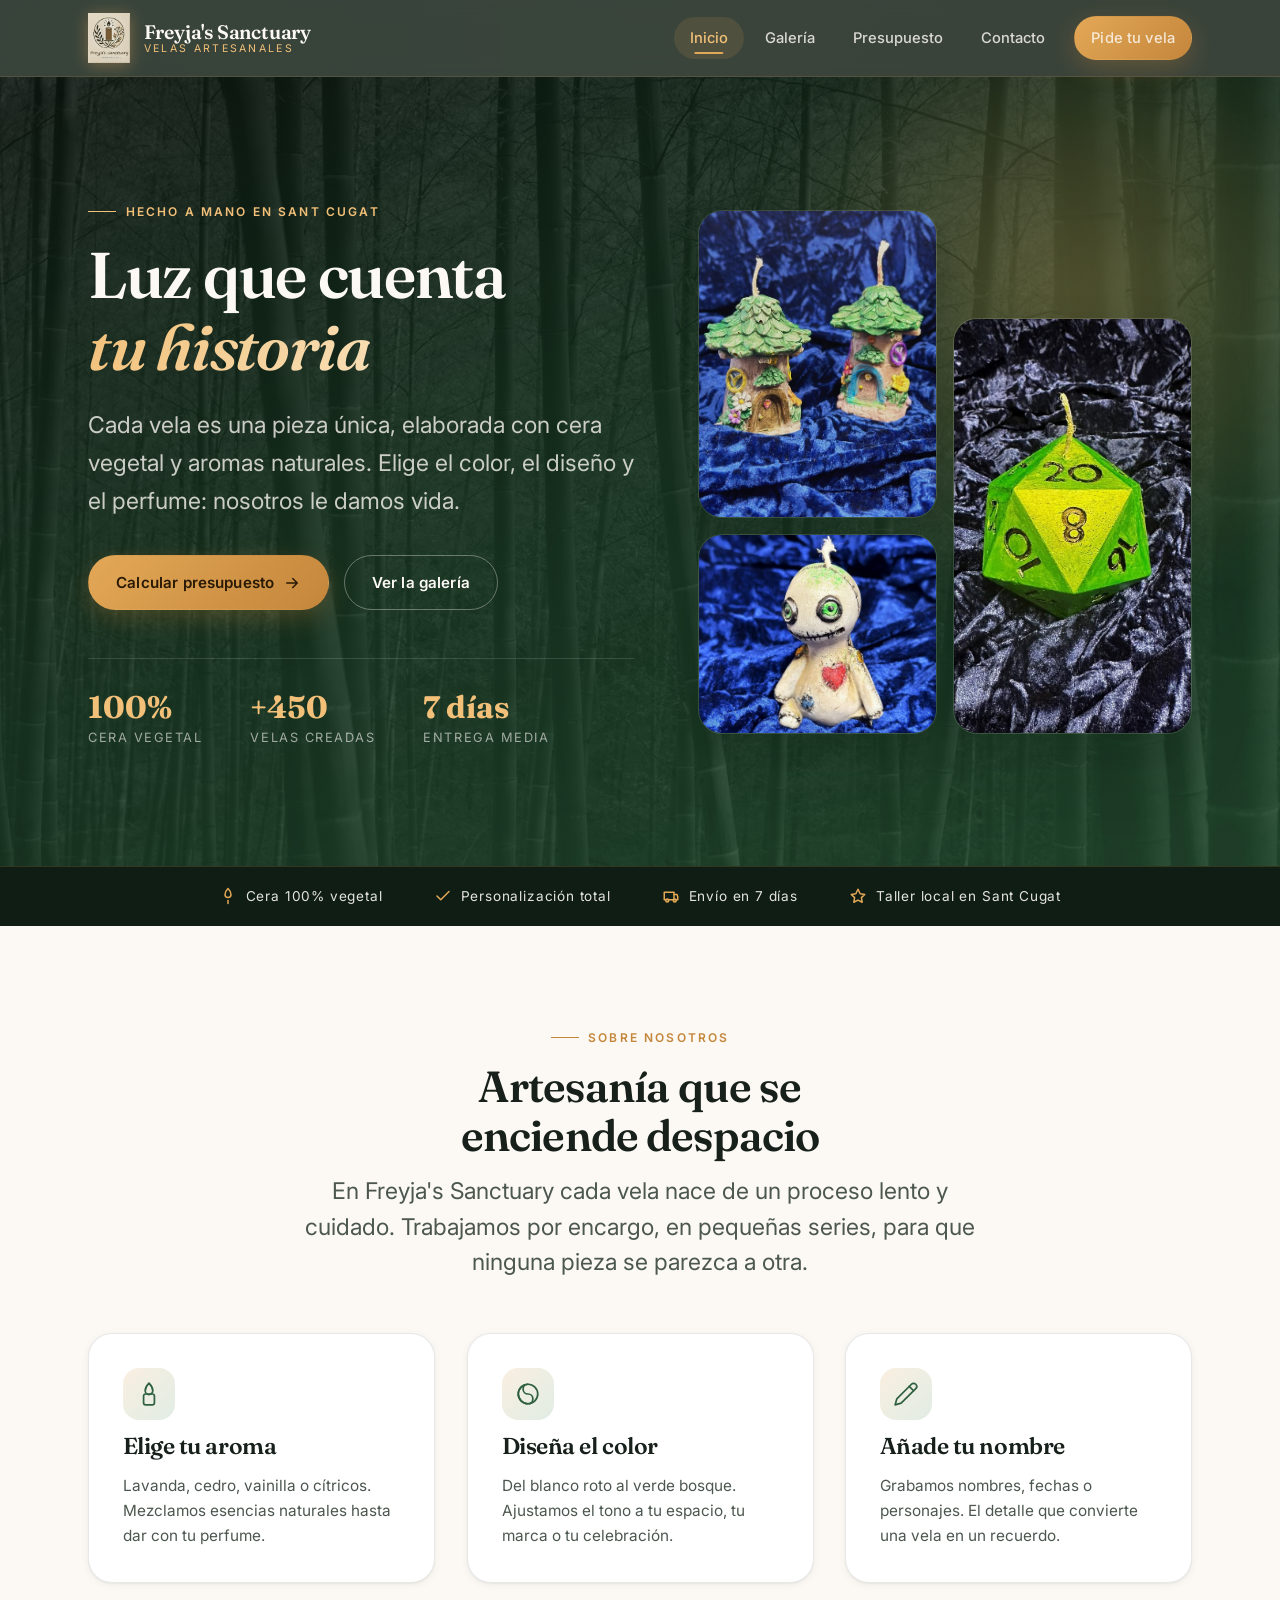
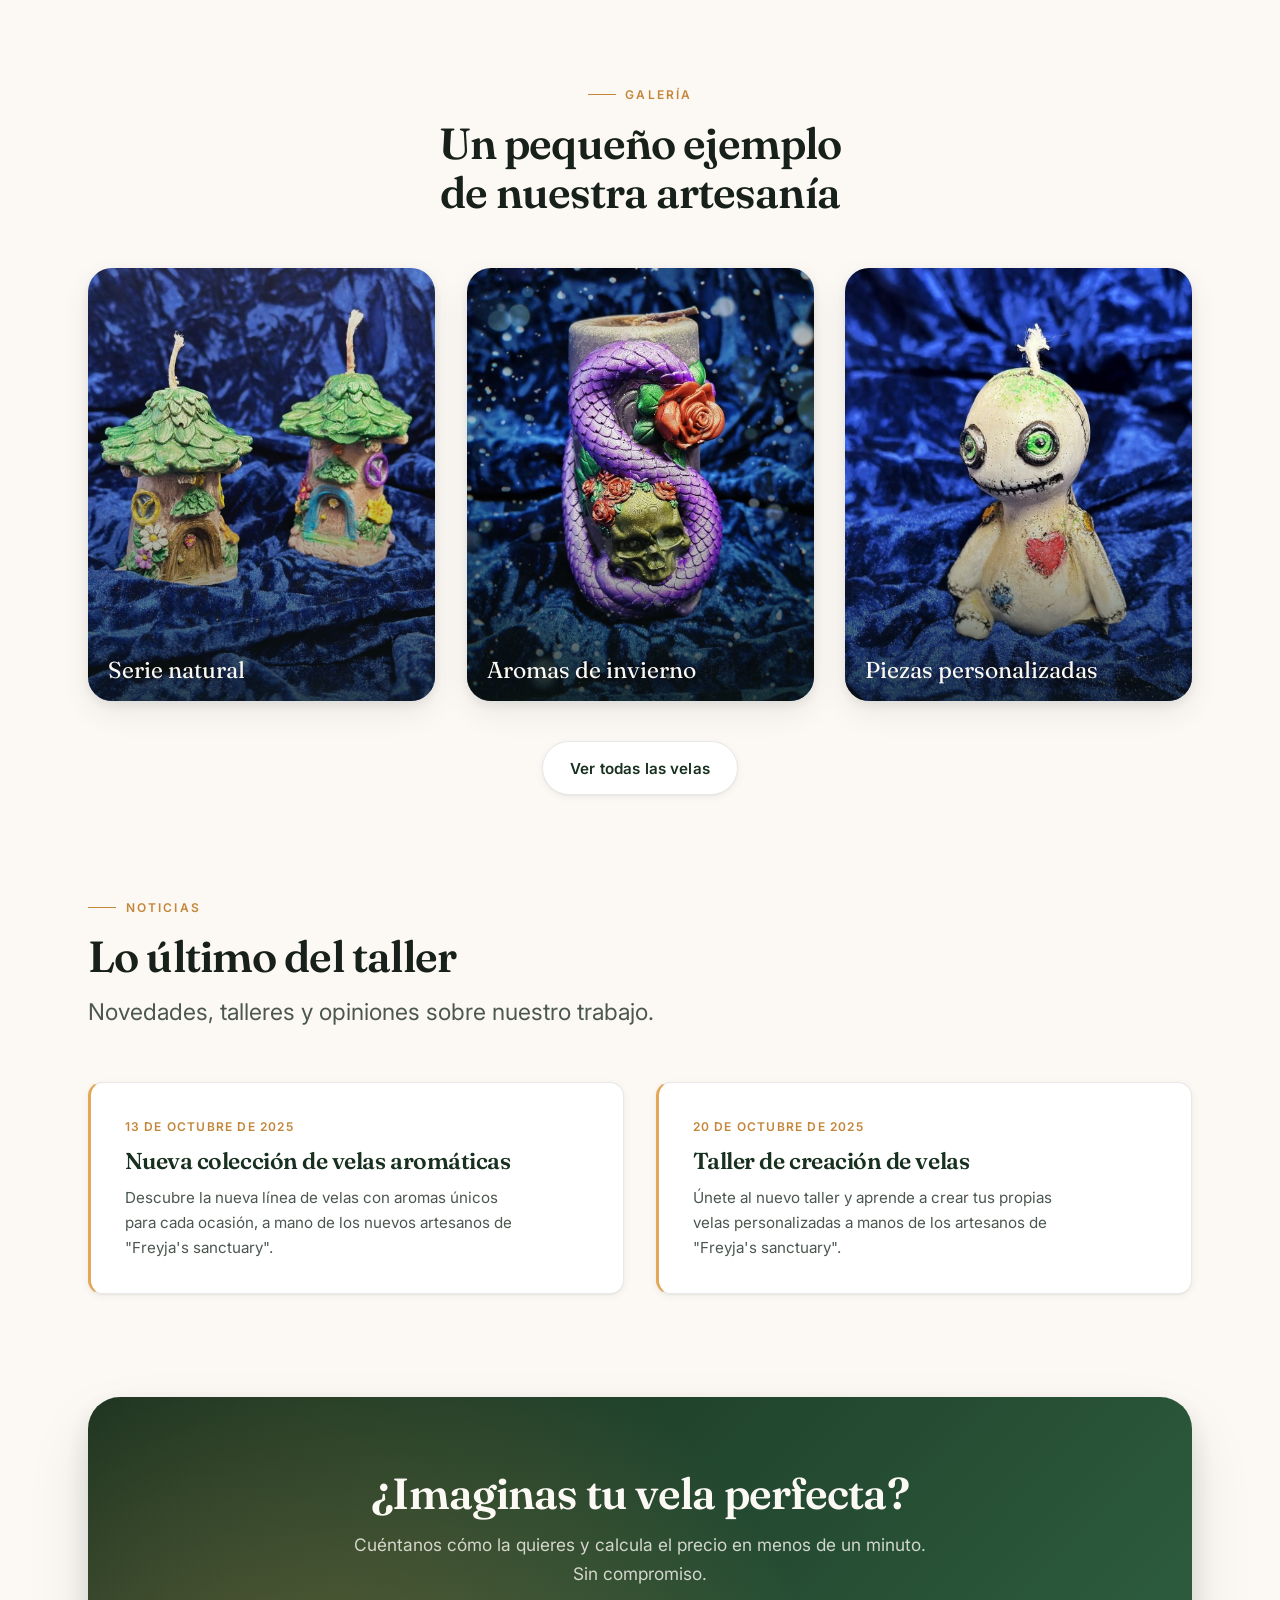
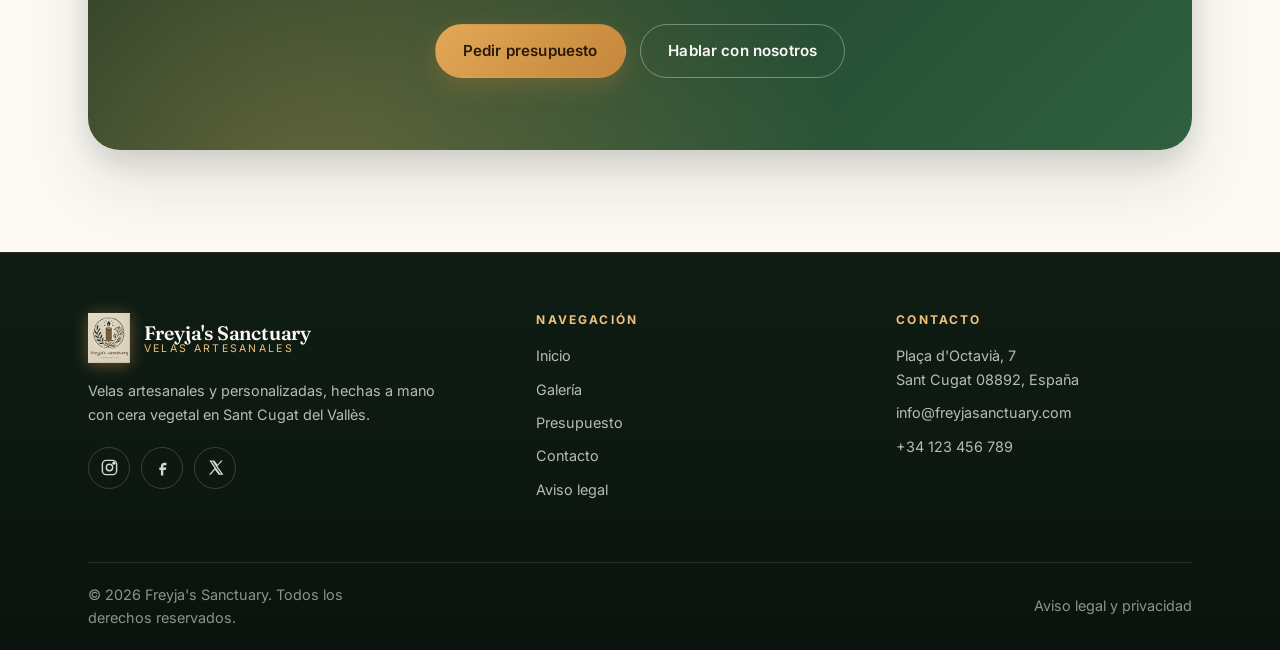
<file: index.html>
<!DOCTYPE html>
<html lang="es">
<head>
    <meta charset="UTF-8">
    <meta name="viewport" content="width=device-width, initial-scale=1.0">
    <meta name="description" content="Velas artesanales y personalizadas hechas a mano en Sant Cugat. Elige aroma, color, diseño y personaje.">
    <link rel="icon" href="imagenes/logo.png">
    <link rel="preconnect" href="https://fonts.googleapis.com">
    <link rel="preconnect" href="https://fonts.gstatic.com" crossorigin>
    <link rel="stylesheet" href="https://fonts.googleapis.com/css2?family=Fraunces:ital,opsz,wght@0,9..144,400..700;1,9..144,400..700&family=Inter:wght@300;400;500;600;700&display=swap">
    <link rel="stylesheet" href="css/estilos.css">
    <script src="js/script.js" defer></script>
    <script src="js/ui.js" defer></script>
    <title>Freyja's Sanctuary — Velas artesanales y personalizadas</title>
</head>
<body>

    <header class="cabecera">
        <div class="envoltorio cabecera-inner">
            <a class="marca" href="index.html">
                <img src="imagenes/logo.png" alt="Logo de Freyja's Sanctuary" width="84" height="100">
                <span class="marca-texto">
                    <span class="marca-nombre">Freyja's Sanctuary</span>
                    <span class="marca-lema">Velas artesanales</span>
                </span>
            </a>

            <button class="nav-toggle" type="button" aria-label="Abrir menú" aria-expanded="false" aria-controls="navPrincipal">
                <span></span><span></span><span></span>
            </button>

            <nav class="nav-principal" id="navPrincipal" aria-label="Navegación principal">
                <a class="selec" href="index.html">Inicio</a>
                <a href="views/galeria.html">Galería</a>
                <a href="views/presupuesto.html">Presupuesto</a>
                <a href="views/contacto.html">Contacto</a>
                <a class="boton boton--primario boton--pequeno nav-cta" href="views/presupuesto.html">Pide tu vela</a>
            </nav>
        </div>
    </header>

    <main class="contenido-principal">

        <!-- ---------------- HERO ---------------- -->
        <section class="hero">
            <div class="envoltorio hero-inner">
                <div class="hero-texto revelar">
                    <span class="antetitulo">Hecho a mano en Sant Cugat</span>
                    <h1>Luz que cuenta <span class="destacado">tu historia</span></h1>
                    <p>
                        Cada vela es una pieza única, elaborada con cera vegetal y aromas naturales.
                        Elige el color, el diseño y el perfume: nosotros le damos vida.
                    </p>

                    <div class="hero-acciones">
                        <a class="boton boton--primario" href="views/presupuesto.html">
                            Calcular presupuesto
                            <svg viewBox="0 0 24 24" fill="none" stroke="currentColor" stroke-width="2" stroke-linecap="round" stroke-linejoin="round" aria-hidden="true"><path d="M5 12h14M13 6l6 6-6 6"/></svg>
                        </a>
                        <a class="boton boton--fantasma" href="views/galeria.html">Ver la galería</a>
                    </div>

                    <div class="hero-datos">
                        <div class="hero-dato">
                            <strong>100%</strong>
                            <span>Cera vegetal</span>
                        </div>
                        <div class="hero-dato">
                            <strong>+450</strong>
                            <span>Velas creadas</span>
                        </div>
                        <div class="hero-dato">
                            <strong>7 días</strong>
                            <span>Entrega media</span>
                        </div>
                    </div>
                </div>

                <div class="hero-collage revelar" data-retraso="150">
                    <figure><img src="imagenes/vela1.jpeg" alt="Vela artesanal con acabado natural" width="1334" height="1080" loading="eager"></figure>
                    <figure><img src="imagenes/vela4.jpg" alt="Vela personalizada con diseño propio" width="1047" height="1080" loading="lazy"></figure>
                    <figure><img src="imagenes/vela3.jpg" alt="Detalle de vela aromática" width="1203" height="1080" loading="lazy"></figure>
                </div>
            </div>
        </section>

        <!-- ---------------- CINTA ---------------- -->
        <div class="cinta">
            <div class="envoltorio cinta-inner">
                <span class="cinta-item">
                    <svg viewBox="0 0 24 24" fill="none" stroke="currentColor" stroke-width="2" stroke-linecap="round" stroke-linejoin="round" aria-hidden="true"><path d="M12 2s4 4 4 8a4 4 0 0 1-8 0c0-4 4-8 4-8Z"/><path d="M12 22v-4"/></svg>
                    Cera 100% vegetal
                </span>
                <span class="cinta-item">
                    <svg viewBox="0 0 24 24" fill="none" stroke="currentColor" stroke-width="2" stroke-linecap="round" stroke-linejoin="round" aria-hidden="true"><path d="M20 6 9 17l-5-5"/></svg>
                    Personalización total
                </span>
                <span class="cinta-item">
                    <svg viewBox="0 0 24 24" fill="none" stroke="currentColor" stroke-width="2" stroke-linecap="round" stroke-linejoin="round" aria-hidden="true"><path d="M3 7h13v10H3z"/><path d="M16 10h4l1 3v4h-5"/><circle cx="7" cy="18" r="2"/><circle cx="17" cy="18" r="2"/></svg>
                    Envío en 7 días
                </span>
                <span class="cinta-item">
                    <svg viewBox="0 0 24 24" fill="none" stroke="currentColor" stroke-width="2" stroke-linecap="round" stroke-linejoin="round" aria-hidden="true"><path d="M12 3 14.9 9l6.1.9-4.5 4.3 1.1 6.1L12 17.4 6.4 20.3l1.1-6.1L3 9.9 9.1 9Z"/></svg>
                    Taller local en Sant Cugat
                </span>
            </div>
        </div>

        <!-- ---------------- SOBRE NOSOTROS ---------------- -->
        <section class="seccion" id="sobreNosotrosEmpresa">
            <div class="envoltorio">
                <div class="seccion-cabecera centrada revelar">
                    <span class="antetitulo">Sobre nosotros</span>
                    <h2>Artesanía que se enciende despacio</h2>
                    <p class="entradilla">
                        En Freyja's Sanctuary cada vela nace de un proceso lento y cuidado.
                        Trabajamos por encargo, en pequeñas series, para que ninguna pieza se parezca a otra.
                    </p>
                </div>

                <div class="rejilla rejilla--3">
                    <article class="tarjeta revelar">
                        <div class="tarjeta-icono">
                            <svg viewBox="0 0 24 24" fill="none" stroke="currentColor" stroke-width="1.6" stroke-linecap="round" stroke-linejoin="round" aria-hidden="true"><path d="M12 2s3.5 3.6 3.5 7a3.5 3.5 0 0 1-7 0C8.5 5.6 12 2 12 2Z"/><rect x="7" y="12" width="10" height="10" rx="2"/></svg>
                        </div>
                        <h3>Elige tu aroma</h3>
                        <p>Lavanda, cedro, vainilla o cítricos. Mezclamos esencias naturales hasta dar con tu perfume.</p>
                    </article>

                    <article class="tarjeta revelar" data-retraso="120">
                        <div class="tarjeta-icono">
                            <svg viewBox="0 0 24 24" fill="none" stroke="currentColor" stroke-width="1.6" stroke-linecap="round" stroke-linejoin="round" aria-hidden="true"><circle cx="12" cy="12" r="9"/><path d="M12 3a9 9 0 0 0 0 18 4.5 4.5 0 0 0 0-9 4.5 4.5 0 0 1 0-9Z"/></svg>
                        </div>
                        <h3>Diseña el color</h3>
                        <p>Del blanco roto al verde bosque. Ajustamos el tono a tu espacio, tu marca o tu celebración.</p>
                    </article>

                    <article class="tarjeta revelar" data-retraso="240">
                        <div class="tarjeta-icono">
                            <svg viewBox="0 0 24 24" fill="none" stroke="currentColor" stroke-width="1.6" stroke-linecap="round" stroke-linejoin="round" aria-hidden="true"><path d="M17 3a2.8 2.8 0 0 1 4 4L7.5 20.5 2 22l1.5-5.5Z"/><path d="m15 5 4 4"/></svg>
                        </div>
                        <h3>Añade tu nombre</h3>
                        <p>Grabamos nombres, fechas o personajes. El detalle que convierte una vela en un recuerdo.</p>
                    </article>
                </div>
            </div>
        </section>

        <!-- ---------------- GALERÍA ---------------- -->
        <section class="seccion" id="proyectos" style="padding-top: 0;">
            <div class="envoltorio">
                <div class="seccion-cabecera centrada revelar">
                    <span class="antetitulo">Galería</span>
                    <h2>Un pequeño ejemplo de nuestra artesanía</h2>
                </div>

                <div id="galeriaIndex" class="rejilla rejilla--3">
                    <a class="tarjeta-media revelar" href="views/galeria.html">
                        <img class="velasGaleria" src="imagenes/vela1.jpeg" alt="Vela artesanal 1" width="1334" height="1080" loading="lazy">
                        <span class="media-pie">Serie natural</span>
                    </a>
                    <a class="tarjeta-media revelar" data-retraso="120" href="views/galeria.html">
                        <img class="velasGaleria" src="imagenes/vela2.jpg" alt="Vela artesanal 2" width="1337" height="1080" loading="lazy">
                        <span class="media-pie">Aromas de invierno</span>
                    </a>
                    <a class="tarjeta-media revelar" data-retraso="240" href="views/galeria.html">
                        <img class="velasGaleria" src="imagenes/vela3.jpg" alt="Vela artesanal 3" width="1203" height="1080" loading="lazy">
                        <span class="media-pie">Piezas personalizadas</span>
                    </a>
                </div>

                <div class="hero-acciones revelar" style="justify-content: center; margin-top: 2.5rem;">
                    <a class="boton boton--claro" href="views/galeria.html">Ver todas las velas</a>
                </div>
            </div>
        </section>

        <!-- ---------------- NOTICIAS ---------------- -->
        <section class="seccion" id="noticiasRelacionadas" style="padding-top: 0;">
            <div class="envoltorio">
                <div class="seccion-cabecera revelar">
                    <span class="antetitulo">Noticias</span>
                    <h2>Lo último del taller</h2>
                    <p class="entradilla">Novedades, talleres y opiniones sobre nuestro trabajo.</p>
                </div>

                <div id="listaNoticias" class="revelar">
                    <div id="noticia1"></div>
                    <div id="noticia2"></div>
                </div>
            </div>
        </section>

        <!-- ---------------- CTA ---------------- -->
        <div class="envoltorio">
            <section class="banda-cta revelar">
                <h2>¿Imaginas tu vela perfecta?</h2>
                <p>Cuéntanos cómo la quieres y calcula el precio en menos de un minuto. Sin compromiso.</p>
                <div class="hero-acciones">
                    <a class="boton boton--primario" href="views/presupuesto.html">Pedir presupuesto</a>
                    <a class="boton boton--fantasma" href="views/contacto.html">Hablar con nosotros</a>
                </div>
            </section>
        </div>

    </main>

    <footer class="pie">
        <div class="envoltorio">
            <div class="pie-inner">
                <div class="pie-marca">
                    <a class="marca" href="index.html">
                        <img src="imagenes/logo.png" alt="Logo de Freyja's Sanctuary" width="84" height="100">
                        <span class="marca-texto">
                            <span class="marca-nombre">Freyja's Sanctuary</span>
                            <span class="marca-lema">Velas artesanales</span>
                        </span>
                    </a>
                    <p>Velas artesanales y personalizadas, hechas a mano con cera vegetal en Sant Cugat del Vallès.</p>
                    <div class="redes">
                        <a href="https://www.instagram.com/" title="Instagram" aria-label="Instagram" target="_blank" rel="noopener">
                            <svg viewBox="0 0 24 24" fill="none" stroke="currentColor" stroke-width="1.8" stroke-linecap="round" stroke-linejoin="round" aria-hidden="true"><rect x="3" y="3" width="18" height="18" rx="5"/><circle cx="12" cy="12" r="4"/><circle cx="17.5" cy="6.5" r="1.2" fill="currentColor"/></svg>
                        </a>
                        <a href="https://www.facebook.com/" title="Facebook" aria-label="Facebook" target="_blank" rel="noopener">
                            <svg viewBox="0 0 24 24" fill="currentColor" aria-hidden="true"><path d="M14 9h3V6h-3c-2.2 0-4 1.8-4 4v2H8v3h2v7h3v-7h3l1-3h-4v-2c0-.6.4-1 1-1Z"/></svg>
                        </a>
                        <a href="https://twitter.com/" title="Twitter" aria-label="Twitter" target="_blank" rel="noopener">
                            <svg viewBox="0 0 24 24" fill="currentColor" aria-hidden="true"><path d="M18.9 3H21l-6.5 7.4L22 21h-6l-4.7-6.1L5.9 21H3.8l7-8-6.6-10h6.2l4.2 5.6ZM17.8 19.5h1.2L8.3 4.4H7Z"/></svg>
                        </a>
                    </div>
                </div>

                <div>
                    <h4>Navegación</h4>
                    <ul class="pie-enlaces">
                        <li><a href="index.html">Inicio</a></li>
                        <li><a href="views/galeria.html">Galería</a></li>
                        <li><a href="views/presupuesto.html">Presupuesto</a></li>
                        <li><a href="views/contacto.html">Contacto</a></li>
                        <li><a href="views/avisoLegal.html">Aviso legal</a></li>
                    </ul>
                </div>

                <div>
                    <h4>Contacto</h4>
                    <ul class="pie-enlaces">
                        <li><a href="views/contacto.html">Plaça d'Octavià, 7<br>Sant Cugat 08892, España</a></li>
                        <li><a href="mailto:info@freyjasanctuary.com">info@freyjasanctuary.com</a></li>
                        <li><a href="tel:+34123456789">+34 123 456 789</a></li>
                    </ul>
                </div>
            </div>

            <div class="pie-base">
                <p>&copy; 2026 Freyja's Sanctuary. Todos los derechos reservados.</p>
                <p><a href="views/avisoLegal.html">Aviso legal y privacidad</a></p>
            </div>
        </div>
    </footer>

</body>
</html>
</file>
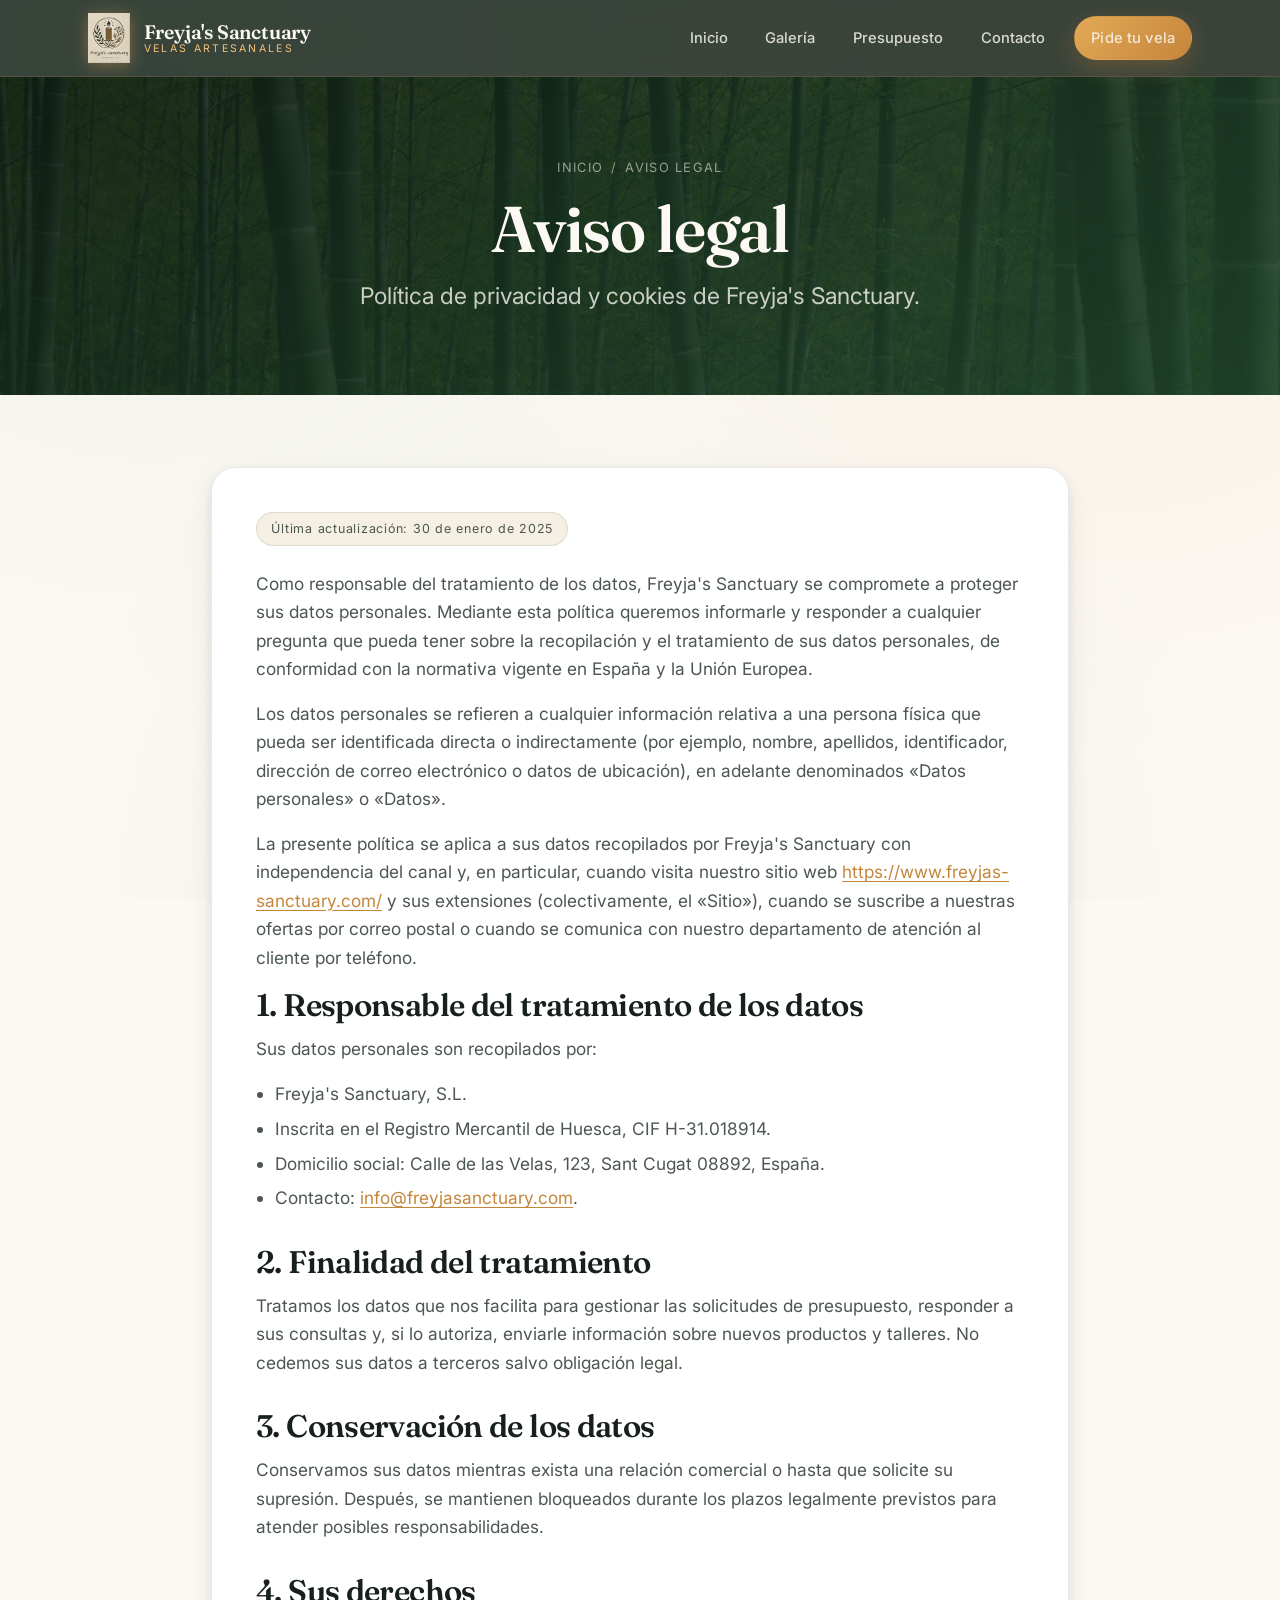
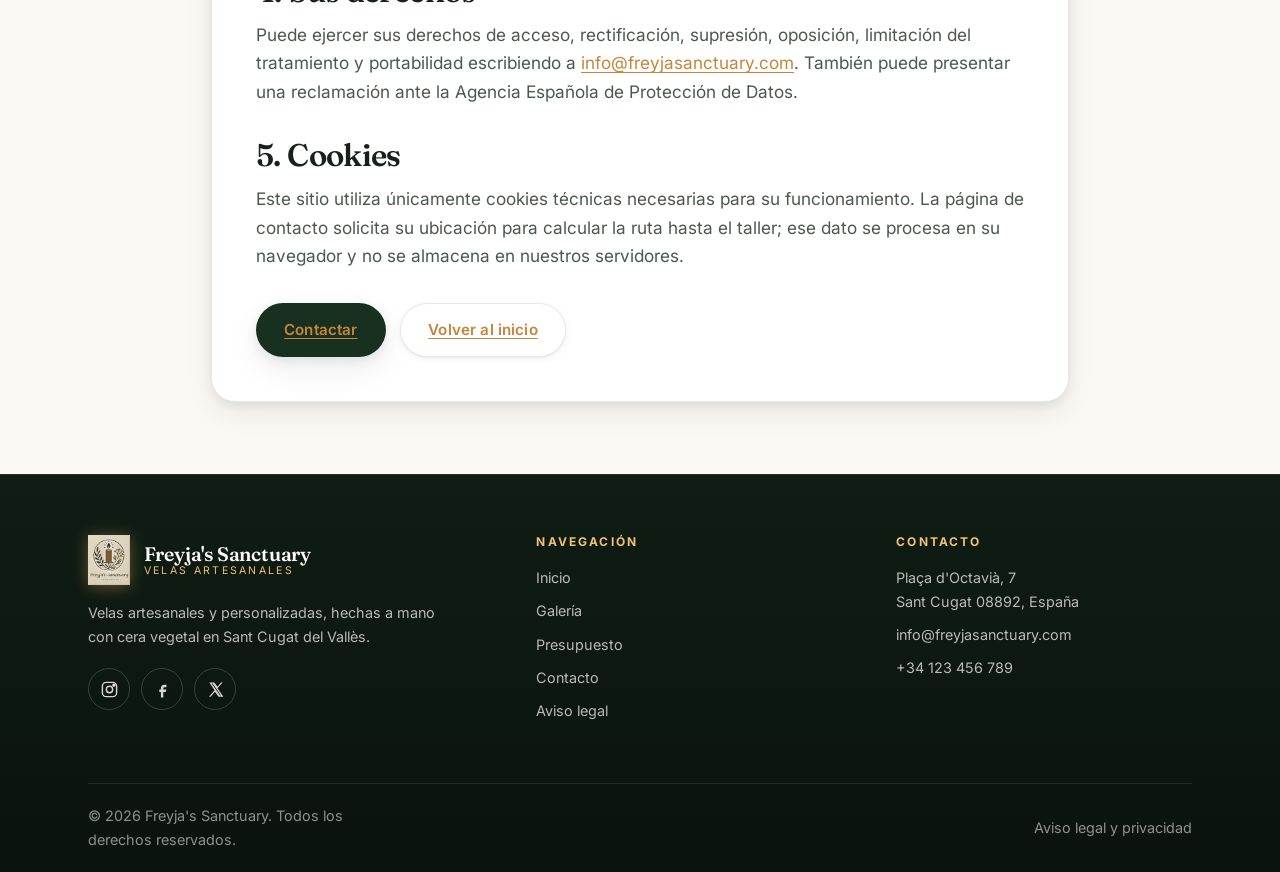
<file: views/avisoLegal.html>
<!DOCTYPE html>
<html lang="es">
<head>
    <meta charset="UTF-8">
    <meta name="viewport" content="width=device-width, initial-scale=1.0">
    <meta name="description" content="Aviso legal, política de privacidad y cookies de Freyja's Sanctuary.">
    <link rel="icon" href="../imagenes/logo.png">
    <link rel="preconnect" href="https://fonts.googleapis.com">
    <link rel="preconnect" href="https://fonts.gstatic.com" crossorigin>
    <link rel="stylesheet" href="https://fonts.googleapis.com/css2?family=Fraunces:ital,opsz,wght@0,9..144,400..700;1,9..144,400..700&family=Inter:wght@300;400;500;600;700&display=swap">
    <link rel="stylesheet" href="../css/estilos.css">
    <script src="../js/script.js" defer></script>
    <script src="../js/ui.js" defer></script>
    <title>Aviso legal — Freyja's Sanctuary</title>
</head>
<body>

    <header class="cabecera">
        <div class="envoltorio cabecera-inner">
            <a class="marca" href="../index.html">
                <img src="../imagenes/logo.png" alt="Logo de Freyja's Sanctuary" width="84" height="100">
                <span class="marca-texto">
                    <span class="marca-nombre">Freyja's Sanctuary</span>
                    <span class="marca-lema">Velas artesanales</span>
                </span>
            </a>

            <button class="nav-toggle" type="button" aria-label="Abrir menú" aria-expanded="false" aria-controls="navPrincipal">
                <span></span><span></span><span></span>
            </button>

            <nav class="nav-principal" id="navPrincipal" aria-label="Navegación principal">
                <a href="../index.html">Inicio</a>
                <a href="galeria.html">Galería</a>
                <a href="presupuesto.html">Presupuesto</a>
                <a href="contacto.html">Contacto</a>
                <a class="boton boton--primario boton--pequeno nav-cta" href="presupuesto.html">Pide tu vela</a>
            </nav>
        </div>
    </header>

    <main class="contenido-principal">

        <section class="cabecera-pagina">
            <div class="envoltorio">
                <nav class="migas" aria-label="Migas de pan">
                    <a href="../index.html">Inicio</a>
                    <span>/</span>
                    <span>Aviso legal</span>
                </nav>
                <h1>Aviso legal</h1>
                <p class="entradilla">Política de privacidad y cookies de Freyja's Sanctuary.</p>
            </div>
        </section>

        <div class="contPresu">
            <div class="panel texto-legal revelar">
                <span class="aviso-fecha">Última actualización: 30 de enero de 2025</span>

                <p>
                    Como responsable del tratamiento de los datos, Freyja's Sanctuary se compromete a proteger sus datos
                    personales. Mediante esta política queremos informarle y responder a cualquier pregunta que pueda tener
                    sobre la recopilación y el tratamiento de sus datos personales, de conformidad con la normativa vigente
                    en España y la Unión Europea.
                </p>

                <p>
                    Los datos personales se refieren a cualquier información relativa a una persona física que pueda ser
                    identificada directa o indirectamente (por ejemplo, nombre, apellidos, identificador, dirección de correo
                    electrónico o datos de ubicación), en adelante denominados «Datos personales» o «Datos».
                </p>

                <p>
                    La presente política se aplica a sus datos recopilados por Freyja's Sanctuary con independencia del canal
                    y, en particular, cuando visita nuestro sitio web
                    <a href="../index.html">https://www.freyjas-sanctuary.com/</a> y sus extensiones (colectivamente, el «Sitio»),
                    cuando se suscribe a nuestras ofertas por correo postal o cuando se comunica con nuestro departamento de
                    atención al cliente por teléfono.
                </p>

                <h2>1. Responsable del tratamiento de los datos</h2>
                <p>Sus datos personales son recopilados por:</p>
                <ul>
                    <li>Freyja's Sanctuary, S.L.</li>
                    <li>Inscrita en el Registro Mercantil de Huesca, CIF H-31.018914.</li>
                    <li>Domicilio social: Calle de las Velas, 123, Sant Cugat 08892, España.</li>
                    <li>Contacto: <a href="mailto:info@freyjasanctuary.com">info@freyjasanctuary.com</a>.</li>
                </ul>

                <h2>2. Finalidad del tratamiento</h2>
                <p>
                    Tratamos los datos que nos facilita para gestionar las solicitudes de presupuesto, responder a sus
                    consultas y, si lo autoriza, enviarle información sobre nuevos productos y talleres. No cedemos sus datos
                    a terceros salvo obligación legal.
                </p>

                <h2>3. Conservación de los datos</h2>
                <p>
                    Conservamos sus datos mientras exista una relación comercial o hasta que solicite su supresión. Después,
                    se mantienen bloqueados durante los plazos legalmente previstos para atender posibles responsabilidades.
                </p>

                <h2>4. Sus derechos</h2>
                <p>
                    Puede ejercer sus derechos de acceso, rectificación, supresión, oposición, limitación del tratamiento y
                    portabilidad escribiendo a <a href="mailto:info@freyjasanctuary.com">info@freyjasanctuary.com</a>.
                    También puede presentar una reclamación ante la Agencia Española de Protección de Datos.
                </p>

                <h2>5. Cookies</h2>
                <p>
                    Este sitio utiliza únicamente cookies técnicas necesarias para su funcionamiento. La página de contacto
                    solicita su ubicación para calcular la ruta hasta el taller; ese dato se procesa en su navegador y no se
                    almacena en nuestros servidores.
                </p>

                <div class="hero-acciones" style="margin-top: 2rem;">
                    <a class="boton boton--oscuro" href="contacto.html">Contactar</a>
                    <a class="boton boton--claro" href="../index.html">Volver al inicio</a>
                </div>
            </div>
        </div>

    </main>

    <footer class="pie">
        <div class="envoltorio">
            <div class="pie-inner">
                <div class="pie-marca">
                    <a class="marca" href="../index.html">
                        <img src="../imagenes/logo.png" alt="Logo de Freyja's Sanctuary" width="84" height="100">
                        <span class="marca-texto">
                            <span class="marca-nombre">Freyja's Sanctuary</span>
                            <span class="marca-lema">Velas artesanales</span>
                        </span>
                    </a>
                    <p>Velas artesanales y personalizadas, hechas a mano con cera vegetal en Sant Cugat del Vallès.</p>
                    <div class="redes">
                        <a href="https://www.instagram.com/" title="Instagram" aria-label="Instagram" target="_blank" rel="noopener">
                            <svg viewBox="0 0 24 24" fill="none" stroke="currentColor" stroke-width="1.8" stroke-linecap="round" stroke-linejoin="round" aria-hidden="true"><rect x="3" y="3" width="18" height="18" rx="5"/><circle cx="12" cy="12" r="4"/><circle cx="17.5" cy="6.5" r="1.2" fill="currentColor"/></svg>
                        </a>
                        <a href="https://www.facebook.com/" title="Facebook" aria-label="Facebook" target="_blank" rel="noopener">
                            <svg viewBox="0 0 24 24" fill="currentColor" aria-hidden="true"><path d="M14 9h3V6h-3c-2.2 0-4 1.8-4 4v2H8v3h2v7h3v-7h3l1-3h-4v-2c0-.6.4-1 1-1Z"/></svg>
                        </a>
                        <a href="https://twitter.com/" title="Twitter" aria-label="Twitter" target="_blank" rel="noopener">
                            <svg viewBox="0 0 24 24" fill="currentColor" aria-hidden="true"><path d="M18.9 3H21l-6.5 7.4L22 21h-6l-4.7-6.1L5.9 21H3.8l7-8-6.6-10h6.2l4.2 5.6ZM17.8 19.5h1.2L8.3 4.4H7Z"/></svg>
                        </a>
                    </div>
                </div>

                <div>
                    <h4>Navegación</h4>
                    <ul class="pie-enlaces">
                        <li><a href="../index.html">Inicio</a></li>
                        <li><a href="galeria.html">Galería</a></li>
                        <li><a href="presupuesto.html">Presupuesto</a></li>
                        <li><a href="contacto.html">Contacto</a></li>
                        <li><a href="avisoLegal.html">Aviso legal</a></li>
                    </ul>
                </div>

                <div>
                    <h4>Contacto</h4>
                    <ul class="pie-enlaces">
                        <li><a href="contacto.html">Plaça d'Octavià, 7<br>Sant Cugat 08892, España</a></li>
                        <li><a href="mailto:info@freyjasanctuary.com">info@freyjasanctuary.com</a></li>
                        <li><a href="tel:+34123456789">+34 123 456 789</a></li>
                    </ul>
                </div>
            </div>

            <div class="pie-base">
                <p>&copy; 2026 Freyja's Sanctuary. Todos los derechos reservados.</p>
                <p><a href="avisoLegal.html">Aviso legal y privacidad</a></p>
            </div>
        </div>
    </footer>

</body>
</html>
</file>
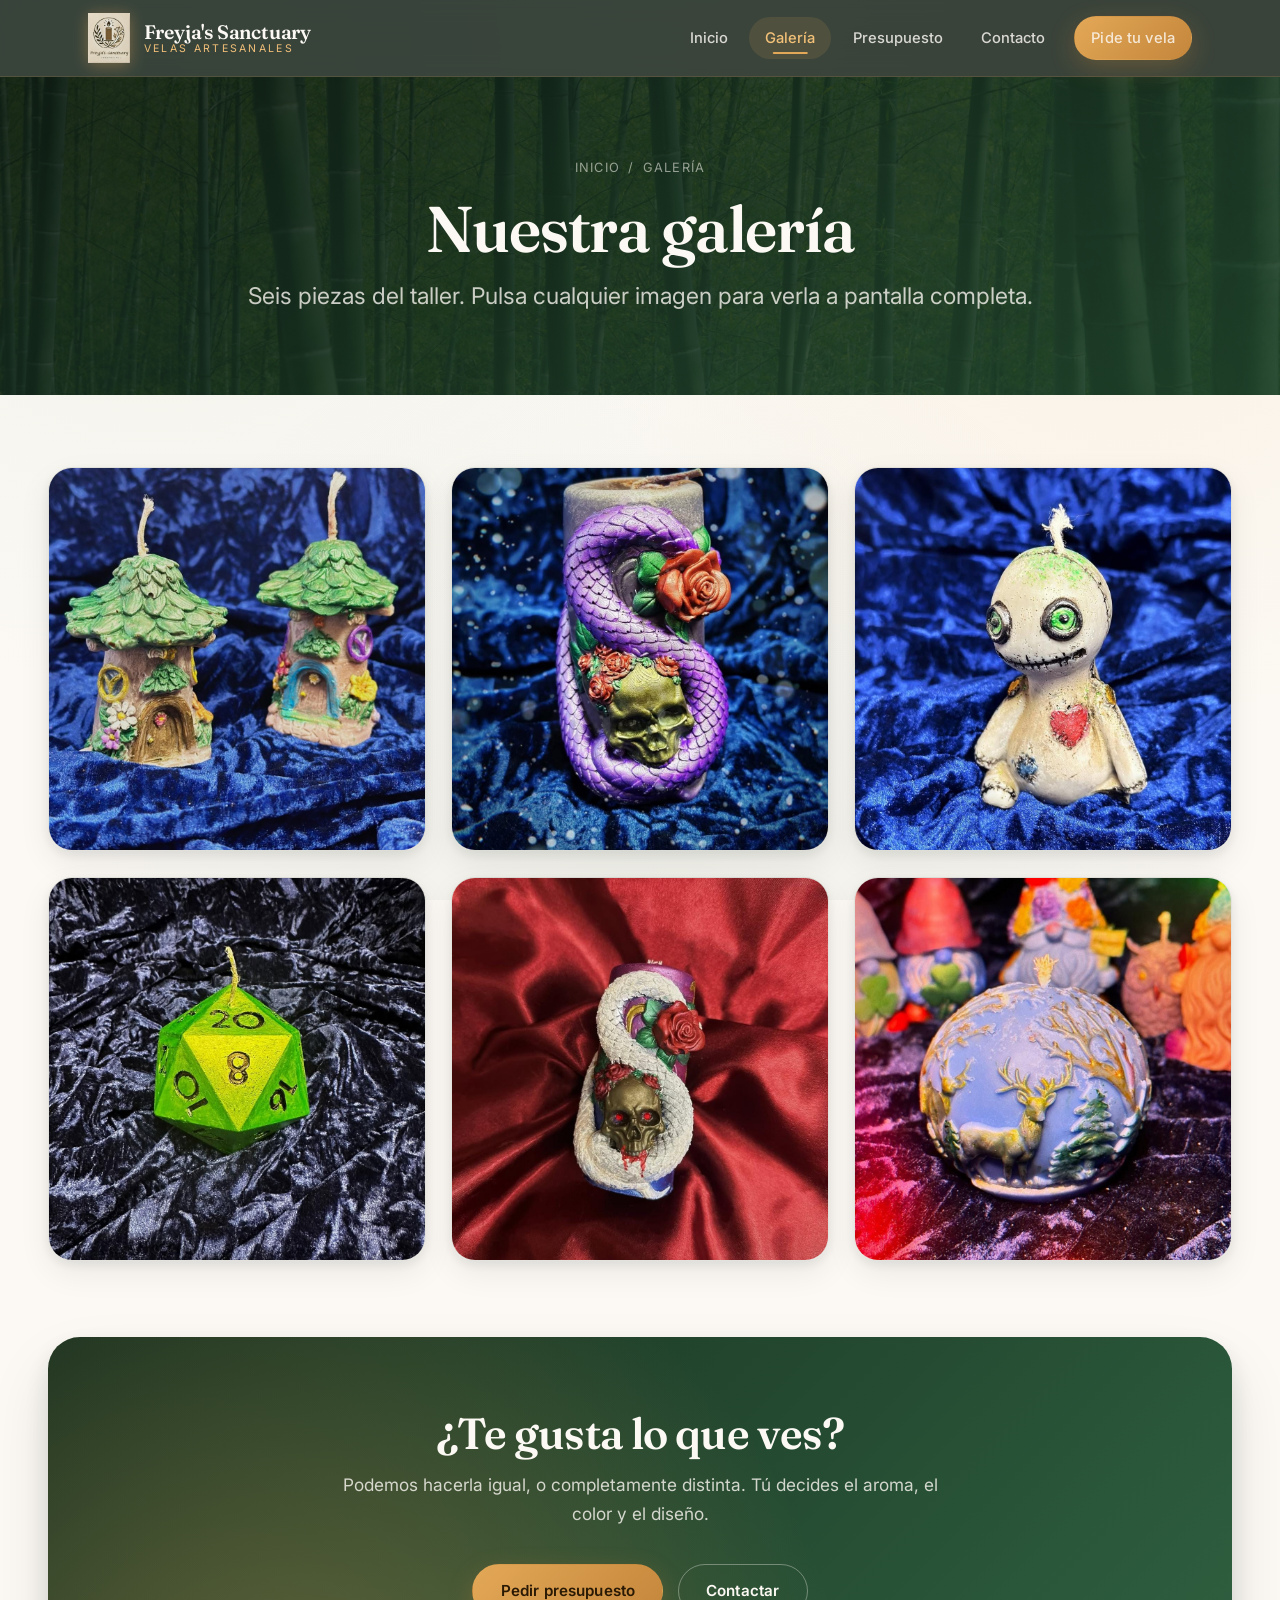
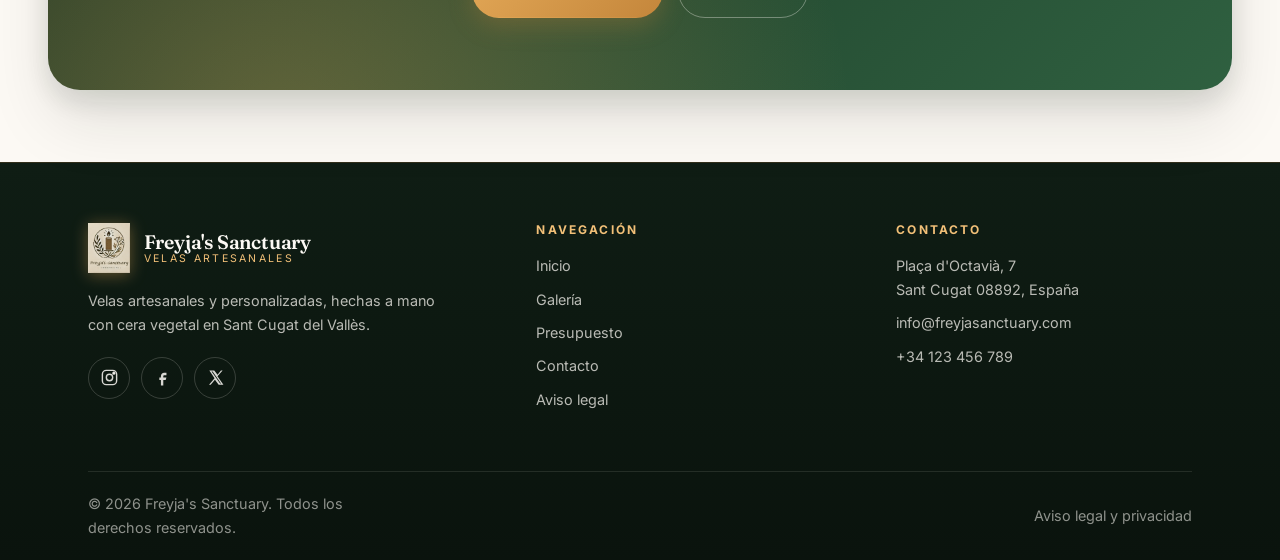
<file: views/galeria.html>
<!DOCTYPE html>
<html lang="es">
<head>
    <meta charset="UTF-8">
    <meta name="viewport" content="width=device-width, initial-scale=1.0">
    <meta name="description" content="Galería de velas artesanales de Freyja's Sanctuary: piezas únicas hechas a mano.">
    <link rel="icon" href="../imagenes/logo.png">
    <link rel="preconnect" href="https://fonts.googleapis.com">
    <link rel="preconnect" href="https://fonts.gstatic.com" crossorigin>
    <link rel="stylesheet" href="https://fonts.googleapis.com/css2?family=Fraunces:ital,opsz,wght@0,9..144,400..700;1,9..144,400..700&family=Inter:wght@300;400;500;600;700&display=swap">
    <link rel="stylesheet" href="../css/estilos.css">
    <link rel="stylesheet" href="../css/ligthbox.css">
    <script src="../js/lightbox.js" defer></script>
    <script src="../js/script.js" defer></script>
    <script src="../js/ui.js" defer></script>
    <title>Galería — Freyja's Sanctuary</title>
</head>
<body>

    <header class="cabecera">
        <div class="envoltorio cabecera-inner">
            <a class="marca" href="../index.html">
                <img src="../imagenes/logo.png" alt="Logo de Freyja's Sanctuary" width="84" height="100">
                <span class="marca-texto">
                    <span class="marca-nombre">Freyja's Sanctuary</span>
                    <span class="marca-lema">Velas artesanales</span>
                </span>
            </a>

            <button class="nav-toggle" type="button" aria-label="Abrir menú" aria-expanded="false" aria-controls="navPrincipal">
                <span></span><span></span><span></span>
            </button>

            <nav class="nav-principal" id="navPrincipal" aria-label="Navegación principal">
                <a href="../index.html">Inicio</a>
                <a class="selec" href="galeria.html">Galería</a>
                <a href="presupuesto.html">Presupuesto</a>
                <a href="contacto.html">Contacto</a>
                <a class="boton boton--primario boton--pequeno nav-cta" href="presupuesto.html">Pide tu vela</a>
            </nav>
        </div>
    </header>

    <main class="contenido-principal">

        <section class="cabecera-pagina">
            <div class="envoltorio">
                <nav class="migas" aria-label="Migas de pan">
                    <a href="../index.html">Inicio</a>
                    <span>/</span>
                    <span>Galería</span>
                </nav>
                <h1>Nuestra galería</h1>
                <p class="entradilla">
                    Seis piezas del taller. Pulsa cualquier imagen para verla a pantalla completa.
                </p>
            </div>
        </section>

        <div class="contPresu">
            <div id="galeria">
                <div class="row">
                    <div class="column revelar">
                        <img src="../imagenes/vela1.jpeg" onclick="openModal();currentSlide(1)" class="hover-shadow cursor" alt="Vela artesanal 1" width="1334" height="1080" loading="lazy">
                    </div>
                    <div class="column revelar" data-retraso="80">
                        <img src="../imagenes/vela2.jpg" onclick="openModal();currentSlide(2)" class="hover-shadow cursor" alt="Vela artesanal 2" width="1337" height="1080" loading="lazy">
                    </div>
                    <div class="column revelar" data-retraso="160">
                        <img src="../imagenes/vela3.jpg" onclick="openModal();currentSlide(3)" class="hover-shadow cursor" alt="Vela artesanal 3" width="1203" height="1080" loading="lazy">
                    </div>
                    <div class="column revelar" data-retraso="240">
                        <img src="../imagenes/vela4.jpg" onclick="openModal();currentSlide(4)" class="hover-shadow cursor" alt="Vela artesanal 4" width="1047" height="1080" loading="lazy">
                    </div>
                    <div class="column revelar" data-retraso="320">
                        <img src="../imagenes/vela5.jpg" onclick="openModal();currentSlide(5)" class="hover-shadow cursor" alt="Vela artesanal 5" width="1347" height="1080" loading="lazy">
                    </div>
                    <div class="column revelar" data-retraso="400">
                        <img src="../imagenes/vela6.jpg" onclick="openModal();currentSlide(6)" class="hover-shadow cursor" alt="Vela artesanal 6" width="1386" height="1080" loading="lazy">
                    </div>
                </div>

                <!-- Lightbox -->
                <div id="myModal" class="modal">
                    <span class="close cursor" onclick="closeModal()" role="button" tabindex="0" aria-label="Cerrar">&times;</span>

                    <div class="modal-content">

                        <div class="mySlides">
                            <div class="numbertext">1 / 6</div>
                            <img src="../imagenes/vela1.jpeg" alt="Vela artesanal 1" width="1334" height="1080">
                        </div>

                        <div class="mySlides">
                            <div class="numbertext">2 / 6</div>
                            <img src="../imagenes/vela2.jpg" alt="Vela artesanal 2" width="1337" height="1080">
                        </div>

                        <div class="mySlides">
                            <div class="numbertext">3 / 6</div>
                            <img src="../imagenes/vela3.jpg" alt="Vela artesanal 3" width="1203" height="1080">
                        </div>

                        <div class="mySlides">
                            <div class="numbertext">4 / 6</div>
                            <img src="../imagenes/vela4.jpg" alt="Vela artesanal 4" width="1047" height="1080">
                        </div>

                        <div class="mySlides">
                            <div class="numbertext">5 / 6</div>
                            <img src="../imagenes/vela5.jpg" alt="Vela artesanal 5" width="1347" height="1080">
                        </div>

                        <div class="mySlides">
                            <div class="numbertext">6 / 6</div>
                            <img src="../imagenes/vela6.jpg" alt="Vela artesanal 6" width="1386" height="1080">
                        </div>

                        <a class="prev" onclick="plusSlides(-1)" role="button" tabindex="0" aria-label="Anterior">&#10094;</a>
                        <a class="next" onclick="plusSlides(1)" role="button" tabindex="0" aria-label="Siguiente">&#10095;</a>

                        <div class="caption-container">
                            <p id="caption"></p>
                        </div>

                        <div class="tira-miniaturas">
                            <img class="demo cursor" src="../imagenes/vela1.jpeg" onclick="currentSlide(1)" alt="Vela artesanal 1">
                            <img class="demo cursor" src="../imagenes/vela2.jpg" onclick="currentSlide(2)" alt="Vela artesanal 2">
                            <img class="demo cursor" src="../imagenes/vela3.jpg" onclick="currentSlide(3)" alt="Vela artesanal 3">
                            <img class="demo cursor" src="../imagenes/vela4.jpg" onclick="currentSlide(4)" alt="Vela artesanal 4">
                            <img class="demo cursor" src="../imagenes/vela5.jpg" onclick="currentSlide(5)" alt="Vela artesanal 5">
                            <img class="demo cursor" src="../imagenes/vela6.jpg" onclick="currentSlide(6)" alt="Vela artesanal 6">
                        </div>

                    </div>
                </div>
            </div>

            <section class="banda-cta revelar" style="margin-top: clamp(3rem, 6vw, 5rem); margin-bottom: 0;">
                <h2>¿Te gusta lo que ves?</h2>
                <p>Podemos hacerla igual, o completamente distinta. Tú decides el aroma, el color y el diseño.</p>
                <div class="hero-acciones">
                    <a class="boton boton--primario" href="presupuesto.html">Pedir presupuesto</a>
                    <a class="boton boton--fantasma" href="contacto.html">Contactar</a>
                </div>
            </section>
        </div>

    </main>

    <footer class="pie">
        <div class="envoltorio">
            <div class="pie-inner">
                <div class="pie-marca">
                    <a class="marca" href="../index.html">
                        <img src="../imagenes/logo.png" alt="Logo de Freyja's Sanctuary" width="84" height="100">
                        <span class="marca-texto">
                            <span class="marca-nombre">Freyja's Sanctuary</span>
                            <span class="marca-lema">Velas artesanales</span>
                        </span>
                    </a>
                    <p>Velas artesanales y personalizadas, hechas a mano con cera vegetal en Sant Cugat del Vallès.</p>
                    <div class="redes">
                        <a href="https://www.instagram.com/" title="Instagram" aria-label="Instagram" target="_blank" rel="noopener">
                            <svg viewBox="0 0 24 24" fill="none" stroke="currentColor" stroke-width="1.8" stroke-linecap="round" stroke-linejoin="round" aria-hidden="true"><rect x="3" y="3" width="18" height="18" rx="5"/><circle cx="12" cy="12" r="4"/><circle cx="17.5" cy="6.5" r="1.2" fill="currentColor"/></svg>
                        </a>
                        <a href="https://www.facebook.com/" title="Facebook" aria-label="Facebook" target="_blank" rel="noopener">
                            <svg viewBox="0 0 24 24" fill="currentColor" aria-hidden="true"><path d="M14 9h3V6h-3c-2.2 0-4 1.8-4 4v2H8v3h2v7h3v-7h3l1-3h-4v-2c0-.6.4-1 1-1Z"/></svg>
                        </a>
                        <a href="https://twitter.com/" title="Twitter" aria-label="Twitter" target="_blank" rel="noopener">
                            <svg viewBox="0 0 24 24" fill="currentColor" aria-hidden="true"><path d="M18.9 3H21l-6.5 7.4L22 21h-6l-4.7-6.1L5.9 21H3.8l7-8-6.6-10h6.2l4.2 5.6ZM17.8 19.5h1.2L8.3 4.4H7Z"/></svg>
                        </a>
                    </div>
                </div>

                <div>
                    <h4>Navegación</h4>
                    <ul class="pie-enlaces">
                        <li><a href="../index.html">Inicio</a></li>
                        <li><a href="galeria.html">Galería</a></li>
                        <li><a href="presupuesto.html">Presupuesto</a></li>
                        <li><a href="contacto.html">Contacto</a></li>
                        <li><a href="avisoLegal.html">Aviso legal</a></li>
                    </ul>
                </div>

                <div>
                    <h4>Contacto</h4>
                    <ul class="pie-enlaces">
                        <li><a href="contacto.html">Plaça d'Octavià, 7<br>Sant Cugat 08892, España</a></li>
                        <li><a href="mailto:info@freyjasanctuary.com">info@freyjasanctuary.com</a></li>
                        <li><a href="tel:+34123456789">+34 123 456 789</a></li>
                    </ul>
                </div>
            </div>

            <div class="pie-base">
                <p>&copy; 2026 Freyja's Sanctuary. Todos los derechos reservados.</p>
                <p><a href="avisoLegal.html">Aviso legal y privacidad</a></p>
            </div>
        </div>
    </footer>

</body>
</html>
</file>
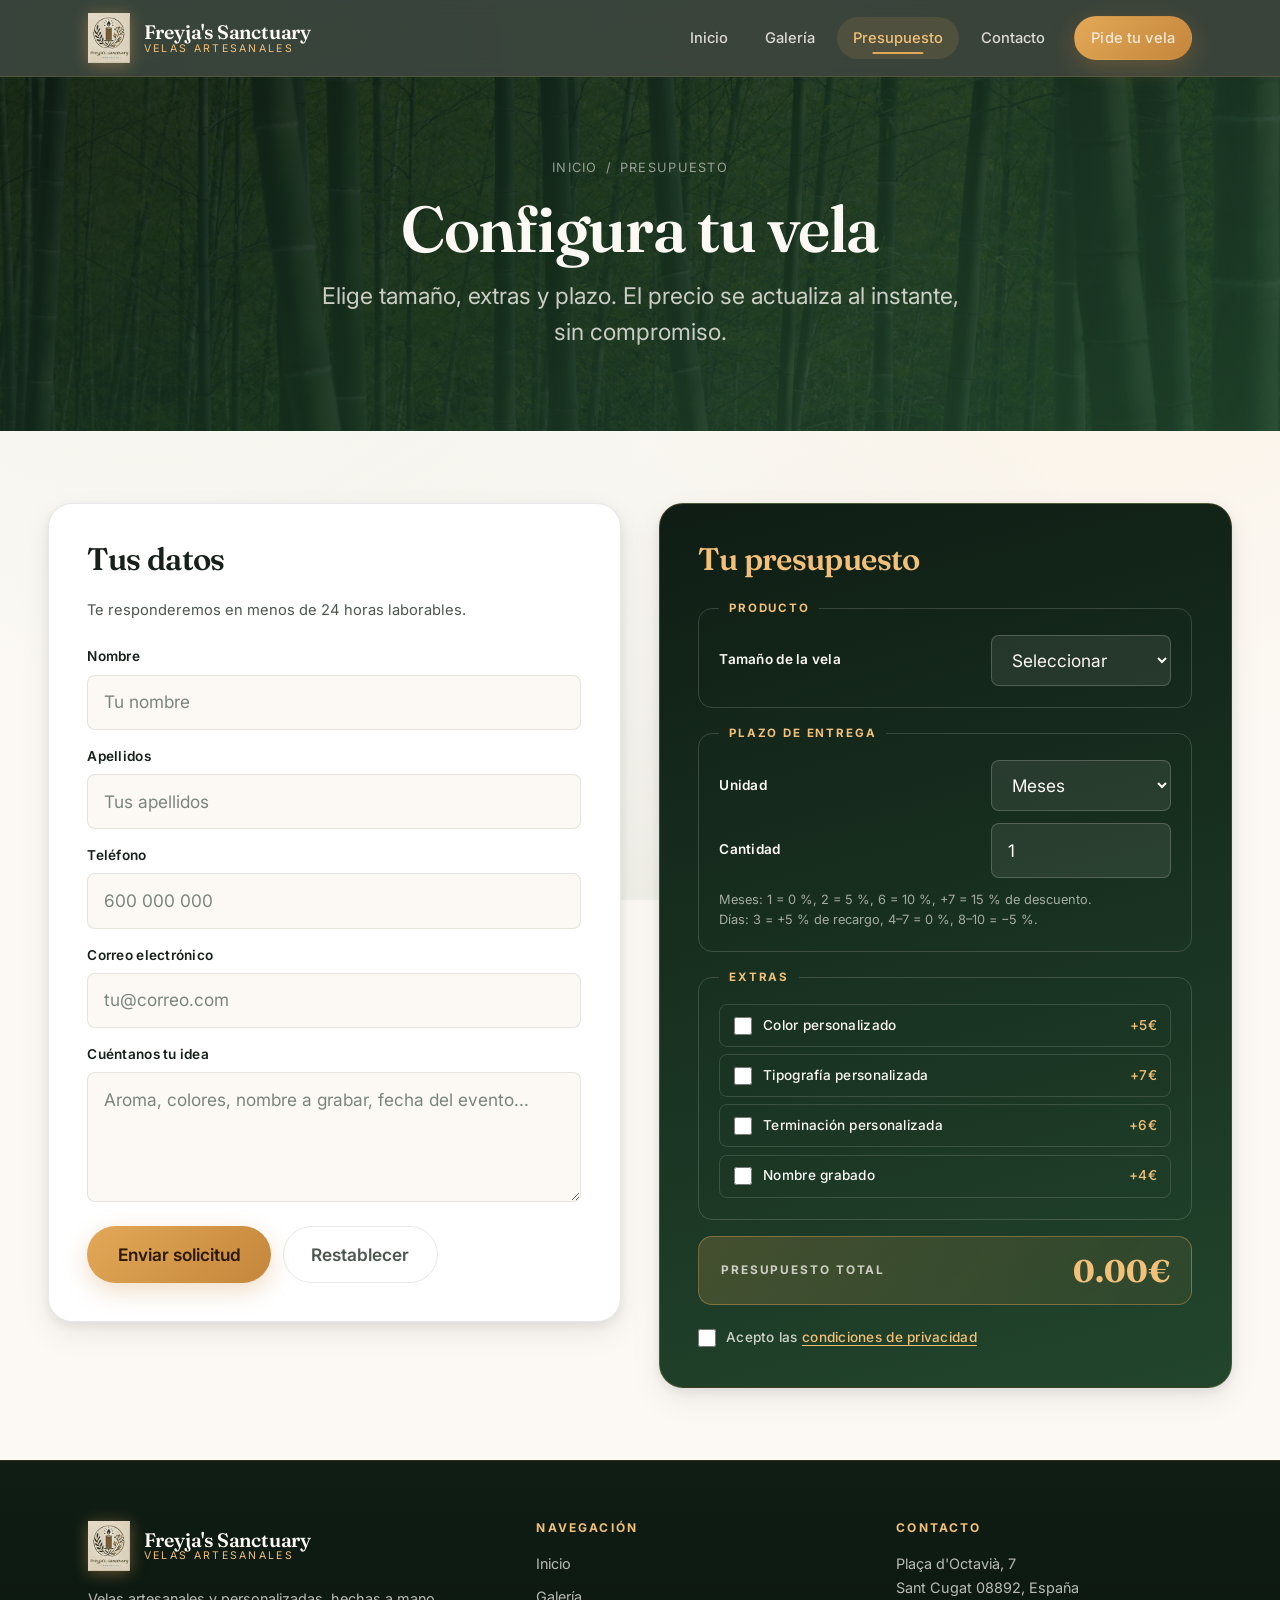
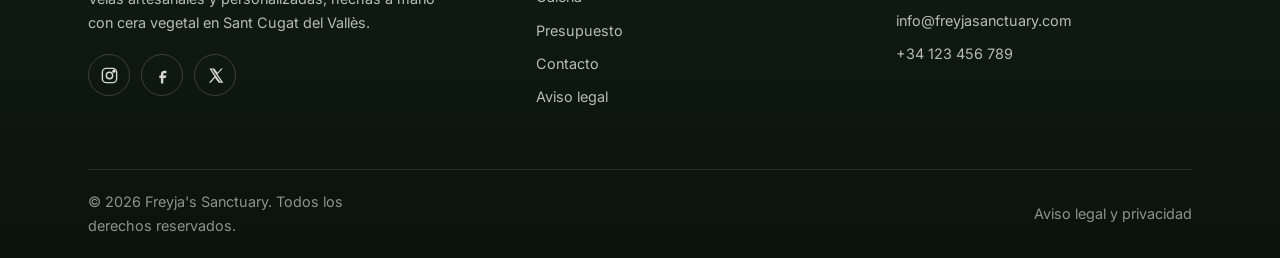
<file: views/presupuesto.html>
<!DOCTYPE html>
<html lang="es">
<head>
    <meta charset="UTF-8">
    <meta name="viewport" content="width=device-width, initial-scale=1.0">
    <meta name="description" content="Calcula el presupuesto de tu vela personalizada: tamaño, extras y plazo de entrega.">
    <link rel="icon" href="../imagenes/logo.png">
    <link rel="preconnect" href="https://fonts.googleapis.com">
    <link rel="preconnect" href="https://fonts.gstatic.com" crossorigin>
    <link rel="stylesheet" href="https://fonts.googleapis.com/css2?family=Fraunces:ital,opsz,wght@0,9..144,400..700;1,9..144,400..700&family=Inter:wght@300;400;500;600;700&display=swap">
    <link rel="stylesheet" href="../css/estilos.css">
    <script src="../js/script.js" defer></script>
    <script src="../js/ui.js" defer></script>
    <script src="../js/formulario.js" defer></script>
    <title>Presupuesto — Freyja's Sanctuary</title>
</head>
<body>

    <header class="cabecera">
        <div class="envoltorio cabecera-inner">
            <a class="marca" href="../index.html">
                <img src="../imagenes/logo.png" alt="Logo de Freyja's Sanctuary" width="84" height="100">
                <span class="marca-texto">
                    <span class="marca-nombre">Freyja's Sanctuary</span>
                    <span class="marca-lema">Velas artesanales</span>
                </span>
            </a>

            <button class="nav-toggle" type="button" aria-label="Abrir menú" aria-expanded="false" aria-controls="navPrincipal">
                <span></span><span></span><span></span>
            </button>

            <nav class="nav-principal" id="navPrincipal" aria-label="Navegación principal">
                <a href="../index.html">Inicio</a>
                <a href="galeria.html">Galería</a>
                <a class="selec" href="presupuesto.html">Presupuesto</a>
                <a href="contacto.html">Contacto</a>
                <a class="boton boton--primario boton--pequeno nav-cta" href="#cForm">Pide tu vela</a>
            </nav>
        </div>
    </header>

    <main class="contenido-principal">

        <section class="cabecera-pagina">
            <div class="envoltorio">
                <nav class="migas" aria-label="Migas de pan">
                    <a href="../index.html">Inicio</a>
                    <span>/</span>
                    <span>Presupuesto</span>
                </nav>
                <h1>Configura tu vela</h1>
                <p class="entradilla">
                    Elige tamaño, extras y plazo. El precio se actualiza al instante, sin compromiso.
                </p>
            </div>
        </section>

        <div class="contPresu">
            <div class="formularios-container">
                <form onsubmit="validarFormulario(event)" action="#">

                    <div id="cForm">

                        <!-- ---------- Datos de contacto ---------- -->
                        <div class="bloque-formulario1 revelar">
                            <h3>Tus datos</h3>
                            <p style="color: var(--texto-suave); font-size: 0.92rem; margin-bottom: 0.5rem;">
                                Te responderemos en menos de 24 horas laborables.
                            </p>

                            <div class="campo">
                                <label for="nmbr">Nombre</label>
                                <input type="text" id="nmbr" name="nmbr" placeholder="Tu nombre" autocomplete="given-name" required>
                            </div>

                            <div class="campo">
                                <label for="ape">Apellidos</label>
                                <input type="text" id="ape" name="ape" placeholder="Tus apellidos" autocomplete="family-name" required>
                            </div>

                            <div class="campo">
                                <label for="tlf">Teléfono</label>
                                <input type="text" id="tlf" name="tlf" placeholder="600 000 000" autocomplete="tel" inputmode="numeric" required>
                            </div>

                            <div class="campo">
                                <label for="email">Correo electrónico</label>
                                <input type="email" id="email" name="email" placeholder="tu@correo.com" autocomplete="email" required>
                            </div>

                            <div class="campo">
                                <label for="textBox">Cuéntanos tu idea</label>
                                <textarea name="textBox" id="textBox" placeholder="Aroma, colores, nombre a grabar, fecha del evento..."></textarea>
                            </div>

                            <div class="contBoto">
                                <button type="submit">Enviar solicitud</button>
                                <button type="reset">Restablecer</button>
                            </div>
                        </div>

                        <!-- ---------- Configurador de precio ---------- -->
                        <div class="bloque-formulario2 revelar" data-retraso="120">
                            <h3>Tu presupuesto</h3>

                            <fieldset>
                                <legend>Producto</legend>
                                <div class="radio-linea">
                                    <label for="producto">Tamaño de la vela</label>
                                    <select id="producto" name="producto" onchange="calcularTotal()">
                                        <option value="">Seleccionar</option>
                                        <option value="15">Pequeña — 15&euro;</option>
                                        <option value="25">Mediana — 25&euro;</option>
                                        <option value="35">Grande — 35&euro;</option>
                                    </select>
                                </div>
                            </fieldset>

                            <fieldset>
                                <legend>Plazo de entrega</legend>
                                <div class="radio-linea">
                                    <label for="unidad">Unidad</label>
                                    <select id="unidad" name="unidad" onchange="calcularTotal()">
                                        <option value="meses" selected>Meses</option>
                                        <option value="dias">Días</option>
                                    </select>
                                </div>
                                <div class="radio-linea">
                                    <label for="plazoNumero">Cantidad</label>
                                    <input type="number" id="plazoNumero" name="plazoNumero" min="1" max="365" step="1" value="1" onchange="calcularTotal()" oninput="calcularTotal()">
                                </div>
                                <p class="nota">
                                    Meses: 1 = 0&nbsp;%, 2 = 5&nbsp;%, 6 = 10&nbsp;%, +7 = 15&nbsp;% de descuento.<br>
                                    Días: 3 = +5&nbsp;% de recargo, 4–7 = 0&nbsp;%, 8–10 = −5&nbsp;%.
                                </p>
                            </fieldset>

                            <fieldset>
                                <legend>Extras</legend>
                                <ul>
                                    <li>
                                        <label for="extraColor">
                                            <input type="checkbox" id="extraColor" name="extras" value="5" onchange="calcularTotal()">
                                            Color personalizado <span style="margin-left:auto; color: var(--ambar-400);">+5&euro;</span>
                                        </label>
                                    </li>
                                    <li>
                                        <label for="extraTipografia">
                                            <input type="checkbox" id="extraTipografia" name="extras" value="7" onchange="calcularTotal()">
                                            Tipografía personalizada <span style="margin-left:auto; color: var(--ambar-400);">+7&euro;</span>
                                        </label>
                                    </li>
                                    <li>
                                        <label for="extraTerminacion">
                                            <input type="checkbox" id="extraTerminacion" name="extras" value="6" onchange="calcularTotal()">
                                            Terminación personalizada <span style="margin-left:auto; color: var(--ambar-400);">+6&euro;</span>
                                        </label>
                                    </li>
                                    <li>
                                        <label for="extraNombre">
                                            <input type="checkbox" id="extraNombre" name="extras" value="4" onchange="calcularTotal()">
                                            Nombre grabado <span style="margin-left:auto; color: var(--ambar-400);">+4&euro;</span>
                                        </label>
                                    </li>
                                </ul>
                            </fieldset>

                            <div class="caja-total">
                                <h5>Presupuesto total</h5>
                                <span id="total">0€</span>
                            </div>

                            <div class="check">
                                <label>
                                    <input type="checkbox" id="condiciones" required>
                                    <span>Acepto las <a href="avisoLegal.html">condiciones de privacidad</a></span>
                                </label>
                            </div>
                        </div>

                    </div>
                </form>
            </div>
        </div>

    </main>

    <footer class="pie">
        <div class="envoltorio">
            <div class="pie-inner">
                <div class="pie-marca">
                    <a class="marca" href="../index.html">
                        <img src="../imagenes/logo.png" alt="Logo de Freyja's Sanctuary" width="84" height="100">
                        <span class="marca-texto">
                            <span class="marca-nombre">Freyja's Sanctuary</span>
                            <span class="marca-lema">Velas artesanales</span>
                        </span>
                    </a>
                    <p>Velas artesanales y personalizadas, hechas a mano con cera vegetal en Sant Cugat del Vallès.</p>
                    <div class="redes">
                        <a href="https://www.instagram.com/" title="Instagram" aria-label="Instagram" target="_blank" rel="noopener">
                            <svg viewBox="0 0 24 24" fill="none" stroke="currentColor" stroke-width="1.8" stroke-linecap="round" stroke-linejoin="round" aria-hidden="true"><rect x="3" y="3" width="18" height="18" rx="5"/><circle cx="12" cy="12" r="4"/><circle cx="17.5" cy="6.5" r="1.2" fill="currentColor"/></svg>
                        </a>
                        <a href="https://www.facebook.com/" title="Facebook" aria-label="Facebook" target="_blank" rel="noopener">
                            <svg viewBox="0 0 24 24" fill="currentColor" aria-hidden="true"><path d="M14 9h3V6h-3c-2.2 0-4 1.8-4 4v2H8v3h2v7h3v-7h3l1-3h-4v-2c0-.6.4-1 1-1Z"/></svg>
                        </a>
                        <a href="https://twitter.com/" title="Twitter" aria-label="Twitter" target="_blank" rel="noopener">
                            <svg viewBox="0 0 24 24" fill="currentColor" aria-hidden="true"><path d="M18.9 3H21l-6.5 7.4L22 21h-6l-4.7-6.1L5.9 21H3.8l7-8-6.6-10h6.2l4.2 5.6ZM17.8 19.5h1.2L8.3 4.4H7Z"/></svg>
                        </a>
                    </div>
                </div>

                <div>
                    <h4>Navegación</h4>
                    <ul class="pie-enlaces">
                        <li><a href="../index.html">Inicio</a></li>
                        <li><a href="galeria.html">Galería</a></li>
                        <li><a href="presupuesto.html">Presupuesto</a></li>
                        <li><a href="contacto.html">Contacto</a></li>
                        <li><a href="avisoLegal.html">Aviso legal</a></li>
                    </ul>
                </div>

                <div>
                    <h4>Contacto</h4>
                    <ul class="pie-enlaces">
                        <li><a href="contacto.html">Plaça d'Octavià, 7<br>Sant Cugat 08892, España</a></li>
                        <li><a href="mailto:info@freyjasanctuary.com">info@freyjasanctuary.com</a></li>
                        <li><a href="tel:+34123456789">+34 123 456 789</a></li>
                    </ul>
                </div>
            </div>

            <div class="pie-base">
                <p>&copy; 2026 Freyja's Sanctuary. Todos los derechos reservados.</p>
                <p><a href="avisoLegal.html">Aviso legal y privacidad</a></p>
            </div>
        </div>
    </footer>

</body>
</html>
</file>
<file: css/estilos.css>
/* ============================================================
   Freyja's Sanctuary — hoja de estilos principal
   Sistema de diseño: tokens, layout, componentes, utilidades
   ============================================================ */

/* -------------------- 1. TOKENS -------------------- */
:root {
    /* Verdes (identidad, bosque nórdico) */
    --verde-950: #0A130D;
    --verde-900: #0F1D14;
    --verde-800: #17301F;
    --verde-700: #22452D;
    --verde-600: #2F6040;
    --verde-500: #418A57;
    --verde-300: #8FC7A2;

    /* Ámbar (llama, cera, calidez) */
    --ambar-600: #C4863B;
    --ambar-500: #E3A857;
    --ambar-400: #F2C078;
    --ambar-200: #F8DFB6;

    /* Neutros cálidos */
    --crema-50: #FCF9F4;
    --crema-100: #F5EFE4;
    --crema-200: #E9DFCD;
    --tinta: #17201A;
    --tinta-70: #4C574F;
    --tinta-50: #7A857D;

    /* Roles semánticos */
    --fondo: var(--crema-50);
    --superficie: #FFFFFF;
    --superficie-alt: var(--crema-100);
    --borde: rgba(23, 32, 26, 0.10);
    --texto: var(--tinta);
    --texto-suave: var(--tinta-70);
    --acento: var(--ambar-600);

    /* Tipografía */
    --fuente-display: "Fraunces", Georgia, serif;
    --fuente-texto: "Inter", "Segoe UI", system-ui, -apple-system, sans-serif;

    /* Escala fluida */
    --paso--1: clamp(0.83rem, 0.8rem + 0.15vw, 0.9rem);
    --paso-0: clamp(1rem, 0.96rem + 0.2vw, 1.08rem);
    --paso-1: clamp(1.2rem, 1.12rem + 0.4vw, 1.45rem);
    --paso-2: clamp(1.5rem, 1.35rem + 0.75vw, 2rem);
    --paso-3: clamp(1.9rem, 1.6rem + 1.4vw, 2.9rem);
    --paso-4: clamp(2.4rem, 1.8rem + 2.8vw, 4.4rem);

    /* Espaciado y forma */
    --radio-s: 8px;
    --radio-m: 14px;
    --radio-l: 24px;
    --radio-xl: 32px;
    --ancho-max: 1200px;
    --gutter: clamp(1.25rem, 4vw, 3rem);

    /* Sombras */
    --sombra-s: 0 1px 2px rgba(15, 29, 20, 0.06), 0 2px 8px rgba(15, 29, 20, 0.05);
    --sombra-m: 0 4px 12px rgba(15, 29, 20, 0.08), 0 12px 32px rgba(15, 29, 20, 0.07);
    --sombra-l: 0 12px 28px rgba(15, 29, 20, 0.12), 0 32px 64px rgba(15, 29, 20, 0.10);
    --sombra-ambar: 0 8px 24px rgba(196, 134, 59, 0.28);

    /* Movimiento */
    --ease: cubic-bezier(0.22, 1, 0.36, 1);
    --rapido: 180ms var(--ease);
    --medio: 320ms var(--ease);
    --lento: 620ms var(--ease);

    --alto-cabecera: 76px;
}

/* -------------------- 2. RESET -------------------- */
*,
*::before,
*::after {
    margin: 0;
    padding: 0;
    box-sizing: border-box;
}

html {
    scroll-behavior: smooth;
    scroll-padding-top: calc(var(--alto-cabecera) + 1rem);
    -webkit-text-size-adjust: 100%;
}

body {
    min-height: 100vh;
    display: flex;
    flex-direction: column;
    font-family: var(--fuente-texto);
    font-size: var(--paso-0);
    line-height: 1.65;
    color: var(--texto);
    background-color: var(--fondo);
    background-image:
        radial-gradient(circle at 12% 8%, rgba(65, 138, 87, 0.07), transparent 45%),
        radial-gradient(circle at 88% 22%, rgba(227, 168, 87, 0.10), transparent 42%),
        radial-gradient(circle at 50% 100%, rgba(47, 96, 64, 0.06), transparent 55%);
    background-attachment: fixed;
    -webkit-font-smoothing: antialiased;
}

img,
picture,
svg {
    display: block;
    max-width: 100%;
}

a {
    color: inherit;
    text-decoration: none;
}

button,
input,
select,
textarea {
    font: inherit;
    color: inherit;
}

button {
    cursor: pointer;
    background: none;
    border: none;
}

:focus-visible {
    outline: 3px solid var(--ambar-500);
    outline-offset: 3px;
    border-radius: 4px;
}

::selection {
    background: var(--ambar-200);
    color: var(--verde-900);
}

/* -------------------- 3. TIPOGRAFÍA -------------------- */
h1, h2, h3, h4, h5 {
    font-family: var(--fuente-display);
    font-weight: 600;
    line-height: 1.12;
    letter-spacing: -0.02em;
    text-wrap: balance;
}

h1 { font-size: var(--paso-4); }
h2 { font-size: var(--paso-3); }
h3 { font-size: var(--paso-2); }
h4 { font-size: var(--paso-1); }

p { text-wrap: pretty; }

.antetitulo {
    display: inline-flex;
    align-items: center;
    gap: 0.6rem;
    font-family: var(--fuente-texto);
    font-size: 0.75rem;
    font-weight: 600;
    letter-spacing: 0.18em;
    text-transform: uppercase;
    color: var(--ambar-600);
}

.antetitulo::before {
    content: "";
    width: 28px;
    height: 1px;
    background: currentColor;
}

.entradilla {
    font-size: var(--paso-1);
    color: var(--texto-suave);
    max-width: 58ch;
    line-height: 1.55;
}

/* -------------------- 4. LAYOUT -------------------- */
.envoltorio {
    width: 100%;
    max-width: var(--ancho-max);
    margin-inline: auto;
    padding-inline: var(--gutter);
}

.contenido-principal {
    flex: 1;
}

.seccion {
    padding-block: clamp(3.5rem, 8vw, 7rem);
}

.seccion-cabecera {
    display: flex;
    flex-direction: column;
    gap: 0.9rem;
    max-width: 62ch;
    margin-bottom: clamp(2rem, 4vw, 3.25rem);
}

.seccion-cabecera.centrada {
    align-items: center;
    text-align: center;
    margin-inline: auto;
}

/* -------------------- 5. CABECERA / NAV -------------------- */
.cabecera {
    position: sticky;
    top: 0;
    z-index: 1000;
    background: rgba(15, 29, 20, 0.82);
    backdrop-filter: blur(16px) saturate(140%);
    -webkit-backdrop-filter: blur(16px) saturate(140%);
    border-bottom: 1px solid rgba(227, 168, 87, 0.16);
    transition: background var(--medio), box-shadow var(--medio), border-color var(--medio);
}

.cabecera.compacta {
    background: rgba(10, 19, 13, 0.95);
    box-shadow: 0 8px 32px rgba(0, 0, 0, 0.28);
    border-bottom-color: rgba(227, 168, 87, 0.3);
}

.cabecera-inner {
    display: flex;
    align-items: center;
    justify-content: space-between;
    gap: 1.5rem;
    height: var(--alto-cabecera);
}

.marca {
    display: flex;
    align-items: center;
    gap: 0.85rem;
    color: var(--crema-50);
    transition: opacity var(--rapido);
}

.marca:hover { opacity: 0.85; }

.marca img {
    width: 42px;
    height: 50px;
    object-fit: contain;
    filter: drop-shadow(0 2px 8px rgba(227, 168, 87, 0.4));
}

.marca-texto {
    display: flex;
    flex-direction: column;
    line-height: 1.05;
}

.marca-nombre {
    font-family: var(--fuente-display);
    font-size: 1.22rem;
    font-weight: 600;
    letter-spacing: -0.01em;
}

.marca-lema {
    font-size: 0.66rem;
    letter-spacing: 0.22em;
    text-transform: uppercase;
    color: var(--ambar-400);
}

.nav-principal {
    display: flex;
    align-items: center;
    gap: 0.35rem;
}

.nav-principal a {
    position: relative;
    padding: 0.55rem 1rem;
    border-radius: 999px;
    font-size: 0.92rem;
    font-weight: 500;
    color: rgba(252, 249, 244, 0.82);
    transition: color var(--rapido), background var(--rapido);
}

.nav-principal a::after {
    content: "";
    position: absolute;
    left: 50%;
    bottom: 0.28rem;
    width: 0;
    height: 2px;
    background: var(--ambar-500);
    border-radius: 2px;
    transform: translateX(-50%);
    transition: width var(--medio);
}

.nav-principal a:hover {
    color: var(--crema-50);
    background: rgba(255, 255, 255, 0.07);
}

.nav-principal a:hover::after { width: 42%; }

.nav-principal a.selec {
    color: var(--ambar-400);
    background: rgba(227, 168, 87, 0.12);
}

.nav-principal a.selec::after { width: 42%; }

.nav-cta { margin-left: 0.5rem; }

.nav-toggle {
    display: none;
    width: 44px;
    height: 44px;
    border-radius: var(--radio-s);
    position: relative;
    color: var(--crema-50);
}

.nav-toggle span {
    position: absolute;
    left: 50%;
    width: 22px;
    height: 2px;
    background: currentColor;
    border-radius: 2px;
    transform: translateX(-50%);
    transition: transform var(--medio), opacity var(--rapido), top var(--medio);
}

.nav-toggle span:nth-child(1) { top: 15px; }
.nav-toggle span:nth-child(2) { top: 21px; }
.nav-toggle span:nth-child(3) { top: 27px; }

.nav-toggle[aria-expanded="true"] span:nth-child(1) { top: 21px; transform: translateX(-50%) rotate(45deg); }
.nav-toggle[aria-expanded="true"] span:nth-child(2) { opacity: 0; }
.nav-toggle[aria-expanded="true"] span:nth-child(3) { top: 21px; transform: translateX(-50%) rotate(-45deg); }

/* -------------------- 6. BOTONES -------------------- */
.boton {
    display: inline-flex;
    align-items: center;
    justify-content: center;
    gap: 0.55rem;
    padding: 0.85rem 1.7rem;
    border-radius: 999px;
    font-size: 0.95rem;
    font-weight: 600;
    letter-spacing: 0.01em;
    border: 1px solid transparent;
    transition: transform var(--rapido), box-shadow var(--medio), background var(--rapido), color var(--rapido), border-color var(--rapido);
}

.boton:hover { transform: translateY(-2px); }
.boton:active { transform: translateY(0); }
.boton svg { width: 18px; height: 18px; }

.boton--primario {
    background: linear-gradient(135deg, var(--ambar-500), var(--ambar-600));
    color: #2A1A05;
    box-shadow: var(--sombra-ambar);
}

.boton--primario:hover {
    box-shadow: 0 12px 30px rgba(196, 134, 59, 0.38);
}

.boton--fantasma {
    border-color: rgba(252, 249, 244, 0.35);
    color: var(--crema-50);
}

.boton--fantasma:hover {
    background: rgba(252, 249, 244, 0.12);
    border-color: rgba(252, 249, 244, 0.6);
}

.boton--oscuro {
    background: var(--verde-800);
    color: var(--crema-50);
    box-shadow: var(--sombra-m);
}

.boton--oscuro:hover { background: var(--verde-700); }

.boton--claro {
    background: var(--superficie);
    color: var(--verde-800);
    border-color: var(--borde);
    box-shadow: var(--sombra-s);
}

.boton--claro:hover { box-shadow: var(--sombra-m); }

.boton--pequeno { padding: 0.55rem 1.2rem; font-size: 0.86rem; }

/* Botón heredado */
.btN {
    display: inline-flex;
    align-items: center;
    gap: 0.5rem;
    padding: 0.7rem 1.4rem;
    border-radius: 999px;
    font-weight: 600;
    background: linear-gradient(135deg, var(--verde-500), var(--verde-600));
    color: #fff;
    box-shadow: var(--sombra-s);
    transition: transform var(--rapido), box-shadow var(--medio);
}

.btN:hover { transform: translateY(-2px); box-shadow: var(--sombra-m); }
.btN.ocultar { background: linear-gradient(135deg, #D9553F, #B23A28); }

/* -------------------- 7. HERO -------------------- */
.hero {
    position: relative;
    isolation: isolate;
    overflow: hidden;
    color: var(--crema-50);
    background: linear-gradient(160deg, var(--verde-950) 0%, var(--verde-800) 48%, var(--verde-700) 100%);
}

.hero::before {
    content: "";
    position: absolute;
    inset: 0;
    background-image: url(../imagenes/fondoBambu.png);
    background-size: cover;
    background-position: center;
    opacity: 0.13;
    mix-blend-mode: luminosity;
    z-index: -2;
}

.hero::after {
    content: "";
    position: absolute;
    width: 60vw;
    height: 60vw;
    max-width: 720px;
    max-height: 720px;
    top: -18%;
    right: -12%;
    background: radial-gradient(circle, rgba(227, 168, 87, 0.30), transparent 62%);
    filter: blur(30px);
    z-index: -1;
    animation: latir 9s ease-in-out infinite;
}

@keyframes latir {
    0%, 100% { transform: scale(1); opacity: 0.85; }
    50% { transform: scale(1.14); opacity: 1; }
}

.hero-inner {
    display: grid;
    grid-template-columns: 1.05fr 0.95fr;
    gap: clamp(2rem, 5vw, 4.5rem);
    align-items: center;
    padding-block: clamp(3.5rem, 9vw, 7.5rem);
}

.hero h1 {
    margin-block: 1.1rem 1.4rem;
}

.hero h1 .destacado {
    background: linear-gradient(120deg, var(--ambar-400), var(--ambar-200));
    -webkit-background-clip: text;
    background-clip: text;
    color: transparent;
    font-style: italic;
}

.hero p {
    font-size: var(--paso-1);
    color: rgba(252, 249, 244, 0.78);
    max-width: 52ch;
}

.hero .antetitulo { color: var(--ambar-400); }

.hero-acciones {
    display: flex;
    flex-wrap: wrap;
    gap: 0.9rem;
    margin-top: 2.2rem;
}

.hero-datos {
    display: flex;
    flex-wrap: wrap;
    gap: clamp(1.5rem, 4vw, 3rem);
    margin-top: 3rem;
    padding-top: 2rem;
    border-top: 1px solid rgba(252, 249, 244, 0.14);
}

.hero-dato strong {
    display: block;
    font-family: var(--fuente-display);
    font-size: var(--paso-2);
    color: var(--ambar-400);
    line-height: 1;
}

.hero-dato span {
    font-size: 0.8rem;
    letter-spacing: 0.12em;
    text-transform: uppercase;
    color: rgba(252, 249, 244, 0.6);
}

/* Collage de imágenes del hero */
.hero-collage {
    display: grid;
    grid-template-columns: repeat(2, 1fr);
    grid-template-rows: repeat(5, 1fr);
    gap: 1rem;
    aspect-ratio: 1 / 1.06;
}

.hero-collage figure {
    overflow: hidden;
    border-radius: var(--radio-l);
    box-shadow: var(--sombra-l);
    border: 1px solid rgba(252, 249, 244, 0.12);
}

.hero-collage img {
    width: 100%;
    height: 100%;
    object-fit: cover;
    transition: transform 900ms var(--ease);
}

.hero-collage figure:hover img { transform: scale(1.07); }

.hero-collage figure:nth-child(1) { grid-row: 1 / 4; animation: flotar 7s ease-in-out infinite; }
.hero-collage figure:nth-child(2) { grid-row: 2 / 6; animation: flotar 7s ease-in-out infinite 1.2s; }
.hero-collage figure:nth-child(3) { grid-row: 4 / 6; animation: flotar 7s ease-in-out infinite 2.4s; }

@keyframes flotar {
    0%, 100% { transform: translateY(0); }
    50% { transform: translateY(-12px); }
}

/* Cinta de valores bajo el hero */
.cinta {
    background: var(--verde-900);
    color: rgba(252, 249, 244, 0.9);
    border-top: 1px solid rgba(227, 168, 87, 0.18);
}

.cinta-inner {
    display: flex;
    flex-wrap: wrap;
    justify-content: center;
    gap: clamp(1rem, 4vw, 3.5rem);
    padding-block: 1.15rem;
    font-size: 0.85rem;
    letter-spacing: 0.06em;
}

.cinta-item {
    display: inline-flex;
    align-items: center;
    gap: 0.55rem;
}

.cinta-item svg {
    width: 18px;
    height: 18px;
    color: var(--ambar-500);
    flex-shrink: 0;
}

/* -------------------- 8. TARJETAS -------------------- */
.rejilla {
    display: grid;
    gap: clamp(1.25rem, 2.5vw, 2rem);
}

.rejilla--3 { grid-template-columns: repeat(auto-fit, minmax(270px, 1fr)); }
.rejilla--2 { grid-template-columns: repeat(auto-fit, minmax(320px, 1fr)); }

.tarjeta {
    position: relative;
    display: flex;
    flex-direction: column;
    gap: 0.85rem;
    padding: clamp(1.5rem, 3vw, 2.1rem);
    background: var(--superficie);
    border: 1px solid var(--borde);
    border-radius: var(--radio-l);
    box-shadow: var(--sombra-s);
    overflow: hidden;
    transition: transform var(--medio), box-shadow var(--medio), border-color var(--medio);
}

.tarjeta::before {
    content: "";
    position: absolute;
    inset-inline: 0;
    top: 0;
    height: 3px;
    background: linear-gradient(90deg, var(--ambar-500), var(--verde-500));
    transform: scaleX(0);
    transform-origin: left;
    transition: transform var(--lento);
}

.tarjeta:hover {
    transform: translateY(-6px);
    box-shadow: var(--sombra-l);
    border-color: rgba(227, 168, 87, 0.4);
}

.tarjeta:hover::before { transform: scaleX(1); }

.tarjeta h3, .tarjeta h4 { font-size: var(--paso-1); }
.tarjeta p { color: var(--texto-suave); font-size: 0.96rem; }

.tarjeta-icono {
    display: grid;
    place-items: center;
    width: 52px;
    height: 52px;
    border-radius: 16px;
    background: linear-gradient(135deg, rgba(227, 168, 87, 0.18), rgba(65, 138, 87, 0.16));
    color: var(--verde-600);
}

.tarjeta-icono svg { width: 26px; height: 26px; }

/* Tarjeta de imagen */
.tarjeta-media {
    position: relative;
    overflow: hidden;
    border-radius: var(--radio-l);
    box-shadow: var(--sombra-m);
    aspect-ratio: 4 / 5;
    display: block;
}

.tarjeta-media img {
    width: 100%;
    height: 100%;
    object-fit: cover;
    transition: transform 800ms var(--ease);
}

.tarjeta-media::after {
    content: "";
    position: absolute;
    inset: 0;
    background: linear-gradient(to top, rgba(10, 19, 13, 0.82) 0%, rgba(10, 19, 13, 0.12) 45%, transparent 70%);
    opacity: 0.85;
    transition: opacity var(--medio);
}

.tarjeta-media .media-pie {
    position: absolute;
    left: 1.25rem;
    right: 1.25rem;
    bottom: 1.15rem;
    z-index: 2;
    color: var(--crema-50);
    font-family: var(--fuente-display);
    font-size: var(--paso-1);
    transform: translateY(6px);
    transition: transform var(--medio);
}

.tarjeta-media:hover img { transform: scale(1.06); }
.tarjeta-media:hover::after { opacity: 1; }
.tarjeta-media:hover .media-pie { transform: translateY(0); }

/* Noticias (contenido inyectado por JS) */
#listaNoticias {
    display: grid;
    grid-template-columns: repeat(auto-fit, minmax(300px, 1fr));
    gap: clamp(1.25rem, 2.5vw, 2rem);
}

#listaNoticias > div {
    position: relative;
    display: flex;
    flex-direction: column;
    gap: 0.7rem;
    padding: clamp(1.5rem, 3vw, 2.1rem);
    background: var(--superficie);
    border: 1px solid var(--borde);
    border-left: 3px solid var(--ambar-500);
    border-radius: var(--radio-m);
    box-shadow: var(--sombra-s);
    transition: transform var(--medio), box-shadow var(--medio);
}

#listaNoticias > div:hover {
    transform: translateY(-4px);
    box-shadow: var(--sombra-m);
}

#listaNoticias h4 {
    font-size: var(--paso-1);
    color: var(--verde-800);
}

#listaNoticias p { color: var(--texto-suave); font-size: 0.95rem; }

#listaNoticias small {
    display: inline-flex;
    align-items: center;
    gap: 0.4rem;
    font-size: 0.75rem;
    font-weight: 600;
    letter-spacing: 0.1em;
    text-transform: uppercase;
    color: var(--ambar-600);
}

/* -------------------- 9. BANDA CTA -------------------- */
.banda-cta {
    position: relative;
    overflow: hidden;
    isolation: isolate;
    margin-bottom: clamp(3.5rem, 8vw, 7rem);
    padding: clamp(2.5rem, 6vw, 4.5rem);
    border-radius: var(--radio-xl);
    text-align: center;
    color: var(--crema-50);
    background: linear-gradient(135deg, var(--verde-800), var(--verde-600));
    box-shadow: var(--sombra-l);
}

.banda-cta::after {
    content: "";
    position: absolute;
    inset: 0;
    z-index: -1;
    background: radial-gradient(circle at 20% 120%, rgba(227, 168, 87, 0.35), transparent 55%);
}

.banda-cta h2 { margin-bottom: 0.85rem; }
.banda-cta p { color: rgba(252, 249, 244, 0.8); max-width: 55ch; margin-inline: auto; }
.banda-cta .hero-acciones { justify-content: center; }

/* -------------------- 10. PÁGINAS INTERIORES -------------------- */
.cabecera-pagina {
    position: relative;
    isolation: isolate;
    overflow: hidden;
    color: var(--crema-50);
    background: linear-gradient(150deg, var(--verde-900), var(--verde-700));
    padding-block: clamp(2.75rem, 7vw, 5rem);
    text-align: center;
}

.cabecera-pagina::before {
    content: "";
    position: absolute;
    inset: 0;
    z-index: -1;
    background-image: url(../imagenes/fondoBambu.png);
    background-size: cover;
    background-position: center;
    opacity: 0.1;
}

.cabecera-pagina .entradilla {
    color: rgba(252, 249, 244, 0.78);
    margin-inline: auto;
    margin-top: 0.9rem;
}

.migas {
    display: flex;
    justify-content: center;
    gap: 0.5rem;
    font-size: 0.8rem;
    letter-spacing: 0.1em;
    text-transform: uppercase;
    color: rgba(252, 249, 244, 0.55);
    margin-bottom: 0.9rem;
}

.migas a:hover { color: var(--ambar-400); }

/* Panel genérico claro */
.panel {
    background: var(--superficie);
    border: 1px solid var(--borde);
    border-radius: var(--radio-l);
    box-shadow: var(--sombra-m);
    padding: clamp(1.5rem, 4vw, 2.75rem);
}

/* Contenedor heredado, ahora neutro */
.contPresu {
    display: flex;
    flex-direction: column;
    flex: 1;
    padding-block: clamp(2.5rem, 6vw, 4.5rem);
    padding-inline: var(--gutter);
}

.contPresu > * {
    width: 100%;
    max-width: var(--ancho-max);
    margin-inline: auto;
}

.tituloSeccion { text-align: center; margin-bottom: 2rem; }

/* -------------------- 11. FORMULARIOS -------------------- */
.formularios-container {
    display: grid;
    gap: clamp(1.5rem, 3vw, 2.5rem);
}

.formularios-container form {
    display: grid;
    gap: clamp(1.5rem, 3vw, 2.5rem);
}

#cForm {
    display: grid;
    grid-template-columns: repeat(auto-fit, minmax(330px, 1fr));
    gap: clamp(1.5rem, 3vw, 2.5rem);
    align-items: start;
}

.bloque-formulario1,
.bloque-formulario2 {
    display: flex;
    flex-direction: column;
    gap: 1rem;
    padding: clamp(1.5rem, 3.5vw, 2.4rem);
    background: var(--superficie);
    border: 1px solid var(--borde);
    border-radius: var(--radio-l);
    box-shadow: var(--sombra-m);
    width: auto;
    min-width: 0;
    margin: 0;
    line-height: 1.6;
}

.bloque-formulario2 {
    background: linear-gradient(165deg, var(--verde-900), var(--verde-700));
    color: var(--crema-50);
    border-color: rgba(227, 168, 87, 0.22);
    position: sticky;
    top: calc(var(--alto-cabecera) + 1.5rem);
}

.bloque-formulario1 h3,
.bloque-formulario2 h3 {
    font-size: var(--paso-2);
    margin-bottom: 0.35rem;
}

.bloque-formulario2 h3 { color: var(--ambar-400); }

.campo {
    display: flex;
    flex-direction: column;
    gap: 0.4rem;
}

label {
    font-size: 0.85rem;
    font-weight: 600;
    letter-spacing: 0.02em;
}

input[type="text"],
input[type="email"],
input[type="number"],
select,
textarea {
    width: 100%;
    padding: 0.8rem 1rem;
    background: var(--crema-50);
    border: 1px solid var(--borde);
    border-radius: var(--radio-s);
    transition: border-color var(--rapido), box-shadow var(--rapido), background var(--rapido);
}

input::placeholder,
textarea::placeholder { color: var(--tinta-50); }

input[type="text"]:focus,
input[type="email"]:focus,
input[type="number"]:focus,
select:focus,
textarea:focus {
    outline: none;
    background: var(--superficie);
    border-color: var(--verde-500);
    box-shadow: 0 0 0 4px rgba(65, 138, 87, 0.16);
}

textarea,
#textBox {
    min-height: 130px;
    height: auto;
    resize: vertical;
}

.bloque-formulario2 input,
.bloque-formulario2 select {
    background: rgba(252, 249, 244, 0.08);
    border-color: rgba(252, 249, 244, 0.2);
    color: var(--crema-50);
}

.bloque-formulario2 input:focus,
.bloque-formulario2 select:focus {
    background: rgba(252, 249, 244, 0.14);
    border-color: var(--ambar-500);
    box-shadow: 0 0 0 4px rgba(227, 168, 87, 0.2);
}

.bloque-formulario2 select option { color: var(--tinta); }

fieldset {
    border: 1px solid rgba(252, 249, 244, 0.16);
    border-radius: var(--radio-m);
    padding: 1.1rem 1.25rem 1.35rem;
    display: flex;
    flex-direction: column;
    gap: 0.75rem;
}

.bloque-formulario1 fieldset { border-color: var(--borde); }

legend {
    padding-inline: 0.6rem;
    font-size: 0.72rem;
    font-weight: 700;
    letter-spacing: 0.16em;
    text-transform: uppercase;
    color: var(--ambar-400);
}

.bloque-formulario1 legend { color: var(--verde-600); }

.radio-linea {
    display: flex;
    align-items: center;
    justify-content: space-between;
    gap: 0.85rem;
    flex-wrap: wrap;
    margin-bottom: 0;
}

.radio-linea select,
.radio-linea input[type="number"] { max-width: 180px; }

.formularios-container ul {
    list-style: none;
    display: grid;
    gap: 0.45rem;
}

.formularios-container ul li {
    margin: 0;
    padding: 0;
    font-size: 0.92rem;
}

.formularios-container ul li label {
    display: flex;
    align-items: center;
    gap: 0.7rem;
    padding: 0.6rem 0.85rem;
    border-radius: var(--radio-s);
    border: 1px solid rgba(252, 249, 244, 0.14);
    font-weight: 500;
    cursor: pointer;
    transition: background var(--rapido), border-color var(--rapido);
}

.formularios-container ul li label:hover {
    background: rgba(252, 249, 244, 0.08);
    border-color: rgba(227, 168, 87, 0.45);
}

input[type="checkbox"],
input[type="radio"] {
    width: 18px;
    height: 18px;
    accent-color: var(--ambar-500);
    cursor: pointer;
    flex-shrink: 0;
}

.nota {
    font-size: 0.8rem;
    line-height: 1.55;
    color: rgba(252, 249, 244, 0.62);
}

/* Caja del total */
.caja-total {
    display: flex;
    align-items: center;
    justify-content: space-between;
    gap: 1rem;
    padding: 1.1rem 1.35rem;
    border-radius: var(--radio-m);
    background: linear-gradient(135deg, rgba(227, 168, 87, 0.2), rgba(227, 168, 87, 0.07));
    border: 1px solid rgba(227, 168, 87, 0.4);
}

.caja-total h5 {
    font-family: var(--fuente-texto);
    font-size: 0.74rem;
    font-weight: 700;
    letter-spacing: 0.16em;
    text-transform: uppercase;
    color: rgba(252, 249, 244, 0.75);
}

#total {
    font-family: var(--fuente-display);
    font-size: var(--paso-2);
    font-weight: 700;
    color: var(--ambar-400);
    line-height: 1;
    white-space: nowrap;
}

.contBoto {
    display: flex;
    flex-wrap: wrap;
    gap: 0.75rem;
    margin-top: 0.5rem;
}

button[type="submit"],
.contPresu button[type="submit"] {
    display: inline-flex;
    align-items: center;
    justify-content: center;
    padding: 0.85rem 1.9rem;
    width: auto;
    height: auto;
    border-radius: 999px;
    font-weight: 600;
    background: linear-gradient(135deg, var(--ambar-500), var(--ambar-600));
    color: #2A1A05;
    box-shadow: var(--sombra-ambar);
    transition: transform var(--rapido), box-shadow var(--medio);
}

button[type="reset"],
.contPresu button[type="reset"] {
    display: inline-flex;
    align-items: center;
    justify-content: center;
    padding: 0.85rem 1.7rem;
    width: auto;
    height: auto;
    border-radius: 999px;
    font-weight: 600;
    background: transparent;
    border: 1px solid var(--borde);
    color: var(--texto-suave);
    transition: background var(--rapido), color var(--rapido), border-color var(--rapido);
}

button[type="submit"]:hover {
    transform: translateY(-2px);
    box-shadow: 0 12px 30px rgba(196, 134, 59, 0.38);
}

button[type="reset"]:hover {
    background: var(--superficie-alt);
    color: var(--texto);
}

.check {
    display: flex;
    align-items: center;
    gap: 0.6rem;
    margin-top: 0.4rem;
    font-size: 0.85rem;
    font-weight: 500;
    color: rgba(252, 249, 244, 0.8);
    text-decoration: none;
}

.check label {
    display: flex;
    align-items: center;
    gap: 0.6rem;
    cursor: pointer;
    font-weight: 500;
}

.check a {
    color: var(--ambar-400);
    text-decoration: underline;
    text-underline-offset: 3px;
}

/* -------------------- 12. CONTACTO / MAPA -------------------- */
.rejilla-contacto {
    display: grid;
    grid-template-columns: minmax(280px, 0.85fr) 1.15fr;
    gap: clamp(1.5rem, 3vw, 2.5rem);
    align-items: start;
}

.lista-contacto {
    list-style: none;
    display: grid;
    gap: 1.1rem;
    margin-top: 1.5rem;
}

.lista-contacto li {
    display: flex;
    gap: 0.95rem;
    align-items: flex-start;
}

.lista-contacto .tarjeta-icono {
    width: 44px;
    height: 44px;
    border-radius: 13px;
    flex-shrink: 0;
}

.lista-contacto .tarjeta-icono svg { width: 21px; height: 21px; }

.lista-contacto strong {
    display: block;
    font-size: 0.72rem;
    letter-spacing: 0.14em;
    text-transform: uppercase;
    color: var(--tinta-50);
    font-weight: 700;
}

.lista-contacto a:hover { color: var(--acento); }

.divCont {
    width: 100%;
    max-width: var(--ancho-max);
    margin-inline: auto;
    color: var(--texto);
    height: auto;
    padding: 0;
    background: none;
}

#conMap {
    border-radius: var(--radio-l);
    overflow: hidden;
    box-shadow: var(--sombra-l);
    border: 1px solid var(--borde);
    background: var(--superficie);
    color: var(--texto);
}

#map {
    width: 100%;
    height: clamp(340px, 55vh, 560px);
    margin: 0;
    padding: 0;
}

.leaflet-routing-container {
    max-height: 320px;
    overflow-y: auto;
    font-family: var(--fuente-texto);
    font-size: 0.82rem;
    border-radius: var(--radio-m);
}

/* -------------------- 13. TEXTO LEGAL -------------------- */
.texto-legal {
    max-width: 78ch;
    margin-inline: auto;
}

.texto-legal h2 {
    margin-block: 2rem 0.75rem;
    font-size: var(--paso-2);
}

.texto-legal h2:first-of-type { margin-top: 0; }
.texto-legal p { color: var(--texto-suave); margin-bottom: 1rem; }

.texto-legal a {
    color: var(--acento);
    text-decoration: underline;
    text-underline-offset: 3px;
}

.texto-legal ul { margin: 0 0 1rem 1.2rem; color: var(--texto-suave); }
.texto-legal li { margin-bottom: 0.4rem; }

.plegal { font-weight: 400; text-align: left; padding: 0; }

.aviso-fecha {
    display: inline-block;
    padding: 0.35rem 0.9rem;
    border-radius: 999px;
    background: var(--superficie-alt);
    border: 1px solid var(--borde);
    font-size: 0.78rem;
    letter-spacing: 0.06em;
    color: var(--texto-suave);
    margin-bottom: 1.5rem;
}

/* -------------------- 14. PIE -------------------- */
.pie {
    margin-top: auto;
    color: rgba(252, 249, 244, 0.72);
    background: linear-gradient(180deg, var(--verde-900), var(--verde-950));
    border-top: 1px solid rgba(227, 168, 87, 0.18);
}

.pie-inner {
    display: grid;
    grid-template-columns: 1.3fr 1fr 1fr;
    gap: clamp(2rem, 5vw, 4rem);
    padding-block: clamp(2.5rem, 5vw, 3.75rem);
}

.pie h4 {
    font-family: var(--fuente-texto);
    font-size: 0.75rem;
    font-weight: 700;
    letter-spacing: 0.18em;
    text-transform: uppercase;
    color: var(--ambar-400);
    margin-bottom: 1.1rem;
}

.pie-marca .marca { margin-bottom: 1rem; }
.pie p { font-size: 0.9rem; max-width: 40ch; }

.pie-enlaces {
    list-style: none;
    display: grid;
    gap: 0.6rem;
    font-size: 0.9rem;
}

.pie-enlaces a { transition: color var(--rapido), padding-left var(--rapido); }
.pie-enlaces a:hover { color: var(--ambar-400); padding-left: 4px; }

.redes {
    display: flex;
    gap: 0.7rem;
    margin-top: 1.25rem;
}

.redes a {
    display: grid;
    place-items: center;
    width: 42px;
    height: 42px;
    border-radius: 50%;
    border: 1px solid rgba(252, 249, 244, 0.18);
    color: rgba(252, 249, 244, 0.85);
    transition: transform var(--rapido), background var(--rapido), border-color var(--rapido), color var(--rapido);
}

.redes a:hover {
    transform: translateY(-3px);
    background: var(--ambar-500);
    border-color: var(--ambar-500);
    color: var(--verde-950);
}

.redes svg { width: 19px; height: 19px; }

.pie-base {
    display: flex;
    flex-wrap: wrap;
    align-items: center;
    justify-content: space-between;
    gap: 1rem;
    padding-block: 1.25rem;
    border-top: 1px solid rgba(252, 249, 244, 0.1);
    font-size: 0.82rem;
    color: rgba(252, 249, 244, 0.55);
}

.pie-base a:hover { color: var(--ambar-400); }

/* -------------------- 15. ANIMACIÓN DE ENTRADA -------------------- */
.revelar {
    opacity: 0;
    transform: translateY(26px);
    transition: opacity 700ms var(--ease), transform 700ms var(--ease);
    will-change: opacity, transform;
}

.revelar.visible {
    opacity: 1;
    transform: none;
}

/* -------------------- 16. RESPONSIVE -------------------- */
@media (max-width: 980px) {
    .hero-inner { grid-template-columns: 1fr; }
    .hero-collage { max-width: 520px; aspect-ratio: 1 / 0.85; }
    .rejilla-contacto { grid-template-columns: 1fr; }
    .pie-inner { grid-template-columns: 1fr 1fr; }
    .pie-marca { grid-column: 1 / -1; }
    .bloque-formulario2 { position: static; }
}

@media (max-width: 760px) {
    :root { --alto-cabecera: 66px; }

    .nav-toggle { display: block; }

    .nav-principal {
        position: fixed;
        inset: var(--alto-cabecera) 0 auto 0;
        flex-direction: column;
        align-items: stretch;
        gap: 0.25rem;
        padding: 1rem var(--gutter) 1.5rem;
        background: rgba(10, 19, 13, 0.97);
        backdrop-filter: blur(18px);
        -webkit-backdrop-filter: blur(18px);
        border-bottom: 1px solid rgba(227, 168, 87, 0.2);
        box-shadow: 0 20px 40px rgba(0, 0, 0, 0.35);
        transform: translateY(-12px);
        opacity: 0;
        visibility: hidden;
        transition: opacity var(--medio), transform var(--medio), visibility var(--medio);
    }

    .nav-principal.abierto {
        transform: translateY(0);
        opacity: 1;
        visibility: visible;
    }

    .nav-principal a {
        padding: 0.85rem 1rem;
        border-radius: var(--radio-s);
        font-size: 1rem;
    }

    .nav-principal a::after { display: none; }
    .nav-cta { margin: 0.5rem 0 0; justify-content: center; }

    .marca-lema { display: none; }
    .marca img { width: 34px; height: 40px; }

    .hero-collage { grid-template-rows: repeat(4, 1fr); }
    .pie-inner { grid-template-columns: 1fr; }
    .pie-base { justify-content: center; text-align: center; }
    .banda-cta { border-radius: var(--radio-l); }
}

@media (prefers-reduced-motion: reduce) {
    *,
    *::before,
    *::after {
        animation-duration: 0.01ms !important;
        animation-iteration-count: 1 !important;
        transition-duration: 0.01ms !important;
        scroll-behavior: auto !important;
    }

    .revelar { opacity: 1; transform: none; }
}
</file>
<file: css/ligthbox.css>
/* ============================================================
   Galería y lightbox — Freyja's Sanctuary
   ============================================================ */

#galeria {
    display: block;
    margin: 0;
    padding: 0;
}

/* -------------------- REJILLA DE MINIATURAS -------------------- */
.row {
    display: grid;
    grid-template-columns: repeat(auto-fit, minmax(320px, 1fr));
    gap: clamp(1rem, 2vw, 1.75rem);
}

.row::after { content: none; }

.row > .column {
    float: none;
    width: auto;
    padding: 0;
}

.row > .column img {
    width: 100%;
    height: clamp(280px, 30vw, 400px);
    object-fit: cover;
    object-position: center;
    border-radius: var(--radio-l);
    border: 1px solid var(--borde);
    box-shadow: var(--sombra-m);
    cursor: pointer;
    transition: transform 600ms var(--ease), box-shadow var(--medio), filter var(--medio);
}

.row > .column img:hover {
    transform: translateY(-6px) scale(1.015);
    box-shadow: var(--sombra-l);
    filter: saturate(1.08);
}

img.hover-shadow { transition: 0.3s; }

/* -------------------- MODAL -------------------- */
.modal {
    display: none;
    position: fixed;
    inset: 0;
    z-index: 2000;
    padding: clamp(1rem, 4vw, 3rem);
    overflow: auto;
    background: rgba(6, 12, 8, 0.92);
    backdrop-filter: blur(10px);
    -webkit-backdrop-filter: blur(10px);
    align-items: center;
    justify-content: center;
}

.modal.show { animation: aparecerModal 300ms var(--ease); }

@keyframes aparecerModal {
    from { opacity: 0; }
    to { opacity: 1; }
}

.modal-content {
    position: relative;
    top: auto;
    transform: none;
    margin: auto;
    padding: 0;
    width: min(100%, 940px);
    max-width: 940px;
    max-height: none;
    display: flex;
    flex-direction: column;
    gap: 0.9rem;
    animation: subirModal 420ms var(--ease);
}

@keyframes subirModal {
    from { opacity: 0; transform: translateY(24px) scale(0.97); }
    to { opacity: 1; transform: none; }
}

.mySlides {
    display: none;
    position: relative;
}

.mySlides img {
    width: 100%;
    max-height: 66vh;
    object-fit: contain;
    border-radius: var(--radio-l);
}

.numbertext {
    position: absolute;
    top: 0.9rem;
    left: 50%;
    transform: translateX(-50%);
    z-index: 3;
    padding: 0.3rem 0.8rem;
    border-radius: 999px;
    background: rgba(10, 19, 13, 0.72);
    backdrop-filter: blur(6px);
    -webkit-backdrop-filter: blur(6px);
    color: var(--crema-50);
    font-size: 0.72rem;
    font-weight: 600;
    letter-spacing: 0.12em;
}

/* Cerrar */
.close {
    position: fixed;
    top: clamp(1rem, 3vw, 2rem);
    right: clamp(1rem, 3vw, 2rem);
    z-index: 10;
    display: grid;
    place-items: center;
    width: 46px;
    height: 46px;
    border-radius: 50%;
    border: 1px solid rgba(252, 249, 244, 0.22);
    background: rgba(10, 19, 13, 0.6);
    color: var(--crema-50);
    font-size: 26px;
    font-weight: 400;
    line-height: 1;
    cursor: pointer;
    transition: background var(--rapido), transform var(--rapido), color var(--rapido);
}

.close:hover,
.close:focus {
    background: var(--ambar-500);
    border-color: var(--ambar-500);
    color: var(--verde-950);
    transform: rotate(90deg);
    text-decoration: none;
}

/* Anterior / siguiente */
.prev,
.next {
    position: absolute;
    top: 40%;
    z-index: 4;
    display: grid;
    place-items: center;
    width: 48px;
    height: 48px;
    margin-top: -24px;
    border-radius: 50%;
    border: 1px solid rgba(252, 249, 244, 0.2);
    background: rgba(10, 19, 13, 0.55);
    backdrop-filter: blur(8px);
    -webkit-backdrop-filter: blur(8px);
    color: var(--crema-50);
    font-size: 18px;
    font-weight: 600;
    cursor: pointer;
    user-select: none;
    -webkit-user-select: none;
    transition: background var(--rapido), transform var(--rapido), color var(--rapido), border-color var(--rapido);
}

.prev { left: 1rem; }
.next { right: 1rem; }

.prev:hover,
.next:hover {
    background: var(--ambar-500);
    border-color: var(--ambar-500);
    color: var(--verde-950);
}

.prev:hover { transform: translateX(-3px); }
.next:hover { transform: translateX(3px); }

/* Pie de foto */
.caption-container {
    order: 3;
    padding: 0.65rem 1rem;
    border-radius: var(--radio-m);
    background: rgba(252, 249, 244, 0.06);
    border: 1px solid rgba(252, 249, 244, 0.12);
    text-align: center;
    color: var(--crema-50);
    font-family: var(--fuente-display);
    font-size: 1.05rem;
    min-height: 2.9rem;
}

/* Miniaturas dentro del modal */
.tira-miniaturas {
    order: 4;
    display: flex;
    flex-wrap: wrap;
    justify-content: center;
    gap: 0.6rem;
}

.modal-content .demo {
    width: 84px;
    height: 68px;
    object-fit: cover;
    border-radius: 10px;
    opacity: 0.45;
    cursor: pointer;
    border: 2px solid transparent;
    transition: opacity var(--rapido), border-color var(--rapido), transform var(--rapido);
}

.modal-content .demo:hover { opacity: 0.85; transform: translateY(-2px); }

.modal-content .demo.active {
    opacity: 1;
    border-color: var(--ambar-500);
}

.modal-content .mySlides { order: 1; }

/* -------------------- RESPONSIVE -------------------- */
@media screen and (max-width: 768px) {
    .row { grid-template-columns: repeat(auto-fit, minmax(180px, 1fr)); }

    .row > .column img {
        height: 210px;
        border-radius: var(--radio-m);
    }

    .modal-content { width: 100%; }
    .mySlides img { max-height: 56vh; }

    .prev,
    .next {
        width: 42px;
        height: 42px;
        top: 38%;
        margin-top: -21px;
        font-size: 16px;
    }

    .modal-content .demo { width: 62px; height: 52px; }
}

@media screen and (max-width: 480px) {
    .row { grid-template-columns: repeat(2, 1fr); gap: 0.75rem; }
    .row > .column img { height: 160px; }
    .caption-container { font-size: 0.92rem; }
}
</file>
